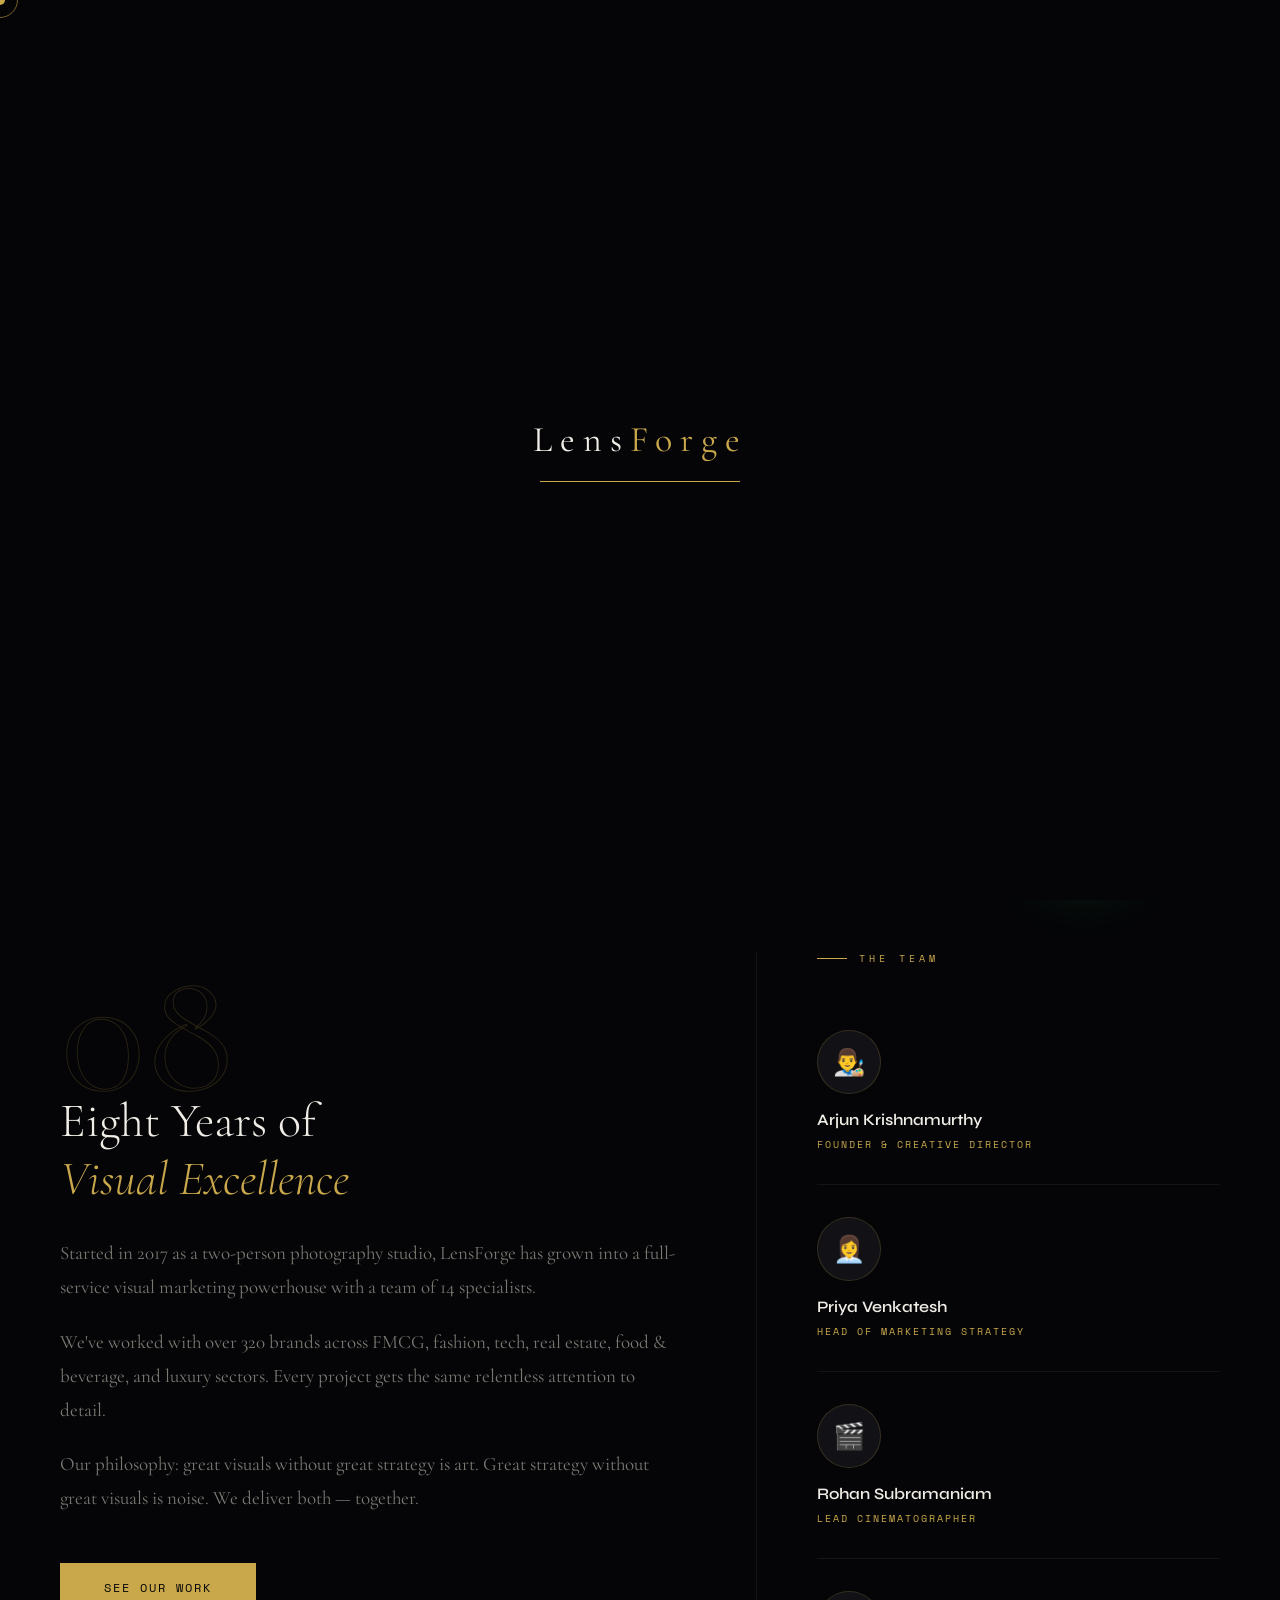
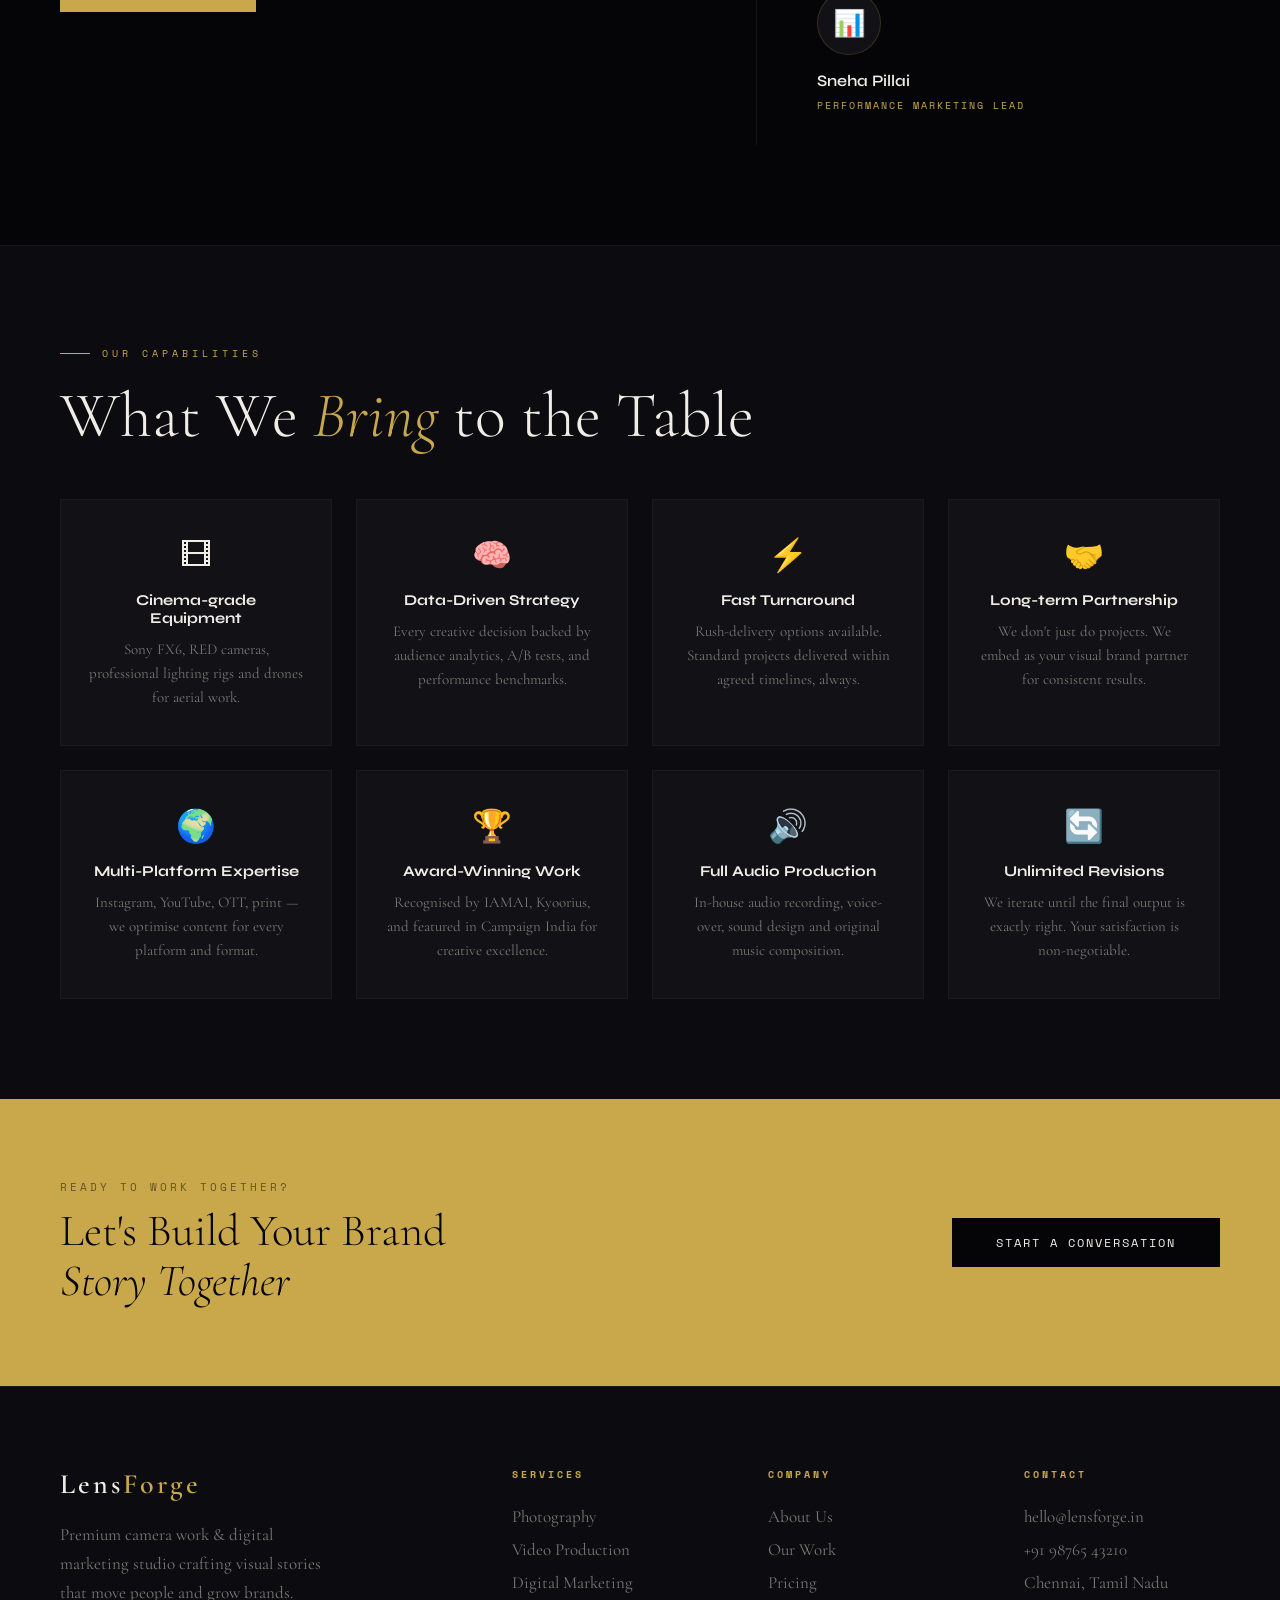
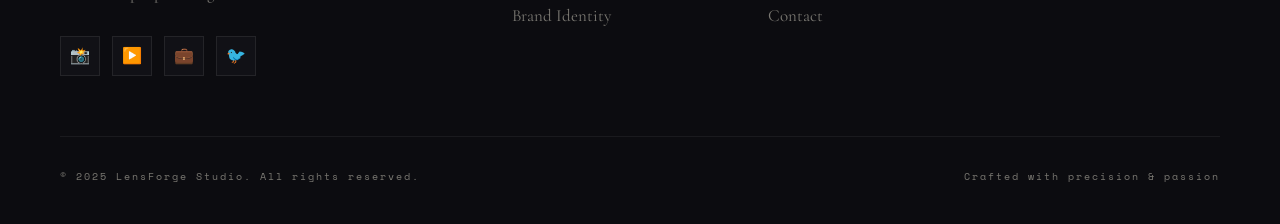
<file: about.html>
<!DOCTYPE html>
<html lang="en">
<head>
<meta charset="UTF-8">
<meta name="viewport" content="width=device-width, initial-scale=1.0">
<title>About Us — LensForge Studio</title>
<link rel="preconnect" href="https://fonts.googleapis.com">
<link href="https://fonts.googleapis.com/css2?family=Cormorant+Garamond:ital,wght@0,300;0,400;0,600;1,300;1,400&family=Syne:wght@400;600;700;800&family=Space+Mono:wght@400;700&display=swap" rel="stylesheet">
<link rel="stylesheet" href="shared.css">
<style>
/* ABOUT PAGE STYLES */
.about-hero { min-height: 70vh; display: flex; align-items: center; padding: 160px 60px 80px; border-bottom: 1px solid rgba(255,255,255,.06); background: var(--black); }
.about-hero-grid { display: grid; grid-template-columns: 1fr 1fr; gap: 80px; align-items: center; width: 100%; }
.about-hero-left h1 { font-family: 'Cormorant Garamond', serif; font-size: clamp(44px,6vw,84px); font-weight: 300; line-height: 1.0; }
.about-hero-left h1 em { font-style: italic; color: var(--gold); }
.about-hero-right p { font-family: 'Cormorant Garamond', serif; font-size: 21px; line-height: 1.8; color: var(--muted); }
.about-hero-right p + p { margin-top: 24px; }

/* STORY GRID */
.story-grid { display: grid; grid-template-columns: 1.2fr .8fr; gap: 0; padding: 100px 60px; border-bottom: 1px solid rgba(255,255,255,.06); }
.story-left { padding-right: 80px; }
.big-num { font-family: 'Cormorant Garamond', serif; font-size: 180px; font-weight: 300; line-height: .9; color: transparent; -webkit-text-stroke: 1px rgba(201,168,76,.18); margin-bottom: -20px; }
.story-left h2 { font-family: 'Cormorant Garamond', serif; font-size: 48px; font-weight: 300; margin-bottom: 28px; line-height: 1.2; }
.story-left h2 em { font-style: italic; color: var(--gold); }
.story-left p { font-family: 'Cormorant Garamond', serif; font-size: 19px; line-height: 1.8; color: var(--muted); margin-bottom: 20px; }
.story-right { border-left: 1px solid rgba(255,255,255,.06); padding-left: 60px; }
.team-card { padding: 32px 0; border-bottom: 1px solid rgba(255,255,255,.06); }
.team-card:last-child { border: none; }
.team-avatar { width: 64px; height: 64px; border-radius: 50%; background: var(--card); margin-bottom: 16px; display: flex; align-items: center; justify-content: center; font-size: 26px; border: 1px solid rgba(201,168,76,.2); }
.team-card h4 { font-family: 'Syne', sans-serif; font-size: 16px; font-weight: 600; margin-bottom: 4px; }
.team-card span { font-family: 'Space Mono', monospace; font-size: 10px; letter-spacing: 2px; color: var(--gold); text-transform: uppercase; }

/* SKILLS */
.skills-section { padding: 100px 60px; background: var(--dark); }
.skills-grid { display: grid; grid-template-columns: repeat(4,1fr); gap: 24px; margin-top: 48px; }
.skill-item { background: var(--card); padding: 36px 28px; border: 1px solid rgba(255,255,255,.04); text-align: center; transition: all .3s; }
.skill-item:hover { border-color: var(--gold-dim); transform: translateY(-4px); }
.skill-icon { font-size: 32px; margin-bottom: 16px; }
.skill-item h4 { font-family: 'Syne', sans-serif; font-size: 15px; margin-bottom: 10px; }
.skill-item p { font-family: 'Cormorant Garamond', serif; font-size: 15px; color: var(--muted); line-height: 1.6; }

/* NUMBERS */
.numbers-strip { display: grid; grid-template-columns: repeat(4,1fr); gap: 0; border-top: 1px solid rgba(255,255,255,.06); }
.num-box { padding: 60px 40px; text-align: center; border-right: 1px solid rgba(255,255,255,.06); }
.num-box:last-child { border: none; }
.num-box h3 { font-family: 'Cormorant Garamond', serif; font-size: 64px; font-weight: 300; color: var(--gold); }
.num-box p { font-family: 'Space Mono', monospace; font-size: 10px; letter-spacing: 3px; color: var(--muted); text-transform: uppercase; margin-top: 8px; }

@media(max-width:900px){
  .about-hero { padding: 140px 24px 60px; }
  .about-hero-grid { grid-template-columns: 1fr; gap: 40px; }
  .story-grid { grid-template-columns: 1fr; padding: 60px 24px; }
  .story-left { padding-right: 0; margin-bottom: 40px; }
  .story-right { border-left: none; border-top: 1px solid rgba(255,255,255,.06); padding-left: 0; padding-top: 40px; }
  .big-num { font-size: 100px; }
  .skills-section { padding: 80px 24px; }
  .skills-grid { grid-template-columns: repeat(2,1fr); }
  .numbers-strip { grid-template-columns: repeat(2,1fr); }
  .num-box { border-bottom: 1px solid rgba(255,255,255,.06); }
}
@media(max-width:480px){
  .skills-grid { grid-template-columns: 1fr; }
  .numbers-strip { grid-template-columns: 1fr; }
}
</style>
</head>
<body>

<!-- LOADER -->
<div class="loader" id="loader">
  <div class="loader-logo">Lens<span>Forge</span></div>
  <div class="loader-bar-wrap"><div class="loader-bar"></div></div>
</div>

<!-- CURSOR -->
<div class="cursor" id="cursor"></div>
<div class="cursor-follower" id="cursorFollower"></div>

<!-- WHATSAPP FLOAT -->
<a class="wa-float" href="https://wa.me/919876543210?text=Hi%20LensForge!%20I%20want%20to%20discuss%20a%20project." target="_blank" aria-label="Chat on WhatsApp">
  <div class="wa-circle">
    <div class="wa-pulse"></div>
    <svg viewBox="0 0 24 24" xmlns="http://www.w3.org/2000/svg"><path d="M17.472 14.382c-.297-.149-1.758-.867-2.03-.967-.273-.099-.471-.148-.67.15-.197.297-.767.966-.94 1.164-.173.199-.347.223-.644.075-.297-.15-1.255-.463-2.39-1.475-.883-.788-1.48-1.761-1.653-2.059-.173-.297-.018-.458.13-.606.134-.133.298-.347.446-.52.149-.174.198-.298.298-.497.099-.198.05-.371-.025-.52-.075-.149-.669-1.612-.916-2.207-.242-.579-.487-.5-.669-.51-.173-.008-.371-.01-.57-.01-.198 0-.52.074-.792.372-.272.297-1.04 1.016-1.04 2.479 0 1.462 1.065 2.875 1.213 3.074.149.198 2.096 3.2 5.077 4.487.709.306 1.262.489 1.694.625.712.227 1.36.195 1.871.118.571-.085 1.758-.719 2.006-1.413.248-.694.248-1.289.173-1.413-.074-.124-.272-.198-.57-.347m-5.421 7.403h-.004a9.87 9.87 0 01-5.031-1.378l-.361-.214-3.741.982.998-3.648-.235-.374a9.86 9.86 0 01-1.51-5.26c.001-5.45 4.436-9.884 9.888-9.884 2.64 0 5.122 1.03 6.988 2.898a9.825 9.825 0 012.893 6.994c-.003 5.45-4.437 9.884-9.885 9.884m8.413-18.297A11.815 11.815 0 0012.05 0C5.495 0 .16 5.335.157 11.892c0 2.096.547 4.142 1.588 5.945L.057 24l6.305-1.654a11.882 11.882 0 005.683 1.448h.005c6.554 0 11.89-5.335 11.893-11.893a11.821 11.821 0 00-3.48-8.413z"/></svg>
  </div>
  <div class="wa-label">Chat with us!</div>
</a>

<!-- NAV -->
<nav id="navbar">
  <a href="index.html" class="logo">Lens<span>Forge</span></a>
  <ul class="nav-links" id="navLinks">
    <li><a href="index.html">Home</a></li>
    <li><a href="about.html" class="active">About</a></li>
    <li><a href="pricing.html">Pricing</a></li>
    <li><a href="work.html">Work</a></li>
    <li><a href="contact.html">Contact</a></li>
  </ul>
  <a href="contact.html" class="nav-cta">Get a Quote</a>
  <button class="hamburger" id="hamburger" onclick="toggleMenu()" aria-label="Menu">
    <span></span><span></span><span></span>
  </button>
</nav>

<!-- HERO -->
<section class="about-hero">
  <div class="about-hero-grid">
    <div class="about-hero-left">
      <div class="section-tag">Our Story</div>
      <h1>We See the<br><em>World</em><br>Differently</h1>
    </div>
    <div class="about-hero-right">
      <p>LensForge was born from a simple obsession: that every brand has a story worth telling beautifully. We blend the precision of a camera with the strategy of a marketing firm.</p>
      <p>Based in Chennai, we serve clients across India — from bootstrapped startups to enterprise brands. Our work sits at the intersection of art and commerce.</p>
    </div>
  </div>
</section>

<!-- NUMBERS STRIP -->
<div class="numbers-strip">
  <div class="num-box reveal"><h3>320+</h3><p>Projects Completed</p></div>
  <div class="num-box reveal reveal-delay-1"><h3>8+</h3><p>Years of Excellence</p></div>
  <div class="num-box reveal reveal-delay-2"><h3>94%</h3><p>Client Retention Rate</p></div>
  <div class="num-box reveal reveal-delay-3"><h3>14</h3><p>Team Specialists</p></div>
</div>

<!-- STORY -->
<div class="story-grid">
  <div class="story-left reveal">
    <div class="big-num">08</div>
    <h2>Eight Years of<br><em>Visual Excellence</em></h2>
    <p>Started in 2017 as a two-person photography studio, LensForge has grown into a full-service visual marketing powerhouse with a team of 14 specialists.</p>
    <p>We've worked with over 320 brands across FMCG, fashion, tech, real estate, food & beverage, and luxury sectors. Every project gets the same relentless attention to detail.</p>
    <p>Our philosophy: great visuals without great strategy is art. Great strategy without great visuals is noise. We deliver both — together.</p>
    <br>
    <a href="work.html" class="btn-primary" style="margin-top:8px;">See Our Work</a>
  </div>
  <div class="story-right reveal reveal-delay-2">
    <div class="section-tag" style="margin-bottom:32px;">The Team</div>
    <div class="team-card">
      <div class="team-avatar">👨‍🎨</div>
      <h4>Arjun Krishnamurthy</h4>
      <span>Founder & Creative Director</span>
    </div>
    <div class="team-card">
      <div class="team-avatar">👩‍💼</div>
      <h4>Priya Venkatesh</h4>
      <span>Head of Marketing Strategy</span>
    </div>
    <div class="team-card">
      <div class="team-avatar">🎬</div>
      <h4>Rohan Subramaniam</h4>
      <span>Lead Cinematographer</span>
    </div>
    <div class="team-card">
      <div class="team-avatar">📊</div>
      <h4>Sneha Pillai</h4>
      <span>Performance Marketing Lead</span>
    </div>
  </div>
</div>

<!-- SKILLS -->
<div class="skills-section">
  <div class="section-tag reveal">Our Capabilities</div>
  <h2 class="section-title reveal reveal-delay-1">What We <em>Bring</em> to the Table</h2>
  <div class="skills-grid">
    <div class="skill-item reveal reveal-delay-1"><div class="skill-icon">🎞</div><h4>Cinema-grade Equipment</h4><p>Sony FX6, RED cameras, professional lighting rigs and drones for aerial work.</p></div>
    <div class="skill-item reveal reveal-delay-2"><div class="skill-icon">🧠</div><h4>Data-Driven Strategy</h4><p>Every creative decision backed by audience analytics, A/B tests, and performance benchmarks.</p></div>
    <div class="skill-item reveal reveal-delay-3"><div class="skill-icon">⚡</div><h4>Fast Turnaround</h4><p>Rush-delivery options available. Standard projects delivered within agreed timelines, always.</p></div>
    <div class="skill-item reveal reveal-delay-1"><div class="skill-icon">🤝</div><h4>Long-term Partnership</h4><p>We don't just do projects. We embed as your visual brand partner for consistent results.</p></div>
    <div class="skill-item reveal reveal-delay-2"><div class="skill-icon">🌍</div><h4>Multi-Platform Expertise</h4><p>Instagram, YouTube, OTT, print — we optimise content for every platform and format.</p></div>
    <div class="skill-item reveal reveal-delay-3"><div class="skill-icon">🏆</div><h4>Award-Winning Work</h4><p>Recognised by IAMAI, Kyoorius, and featured in Campaign India for creative excellence.</p></div>
    <div class="skill-item reveal reveal-delay-1"><div class="skill-icon">🔊</div><h4>Full Audio Production</h4><p>In-house audio recording, voice-over, sound design and original music composition.</p></div>
    <div class="skill-item reveal reveal-delay-2"><div class="skill-icon">🔄</div><h4>Unlimited Revisions</h4><p>We iterate until the final output is exactly right. Your satisfaction is non-negotiable.</p></div>
  </div>
</div>

<!-- CTA -->
<div class="cta-strip">
  <div>
    <p class="cta-strip-sub">Ready to work together?</p>
    <h2>Let's Build Your Brand<br><em>Story Together</em></h2>
  </div>
  <a href="contact.html" class="btn-primary" style="background:var(--black);color:var(--white);flex-shrink:0;">Start a Conversation</a>
</div>

<!-- FOOTER -->
<footer>
  <div class="footer-grid">
    <div class="footer-brand">
      <a href="index.html" class="logo">Lens<span>Forge</span></a>
      <p>Premium camera work & digital marketing studio crafting visual stories that move people and grow brands.</p>
      <div class="social-links">
        <a class="social-link">📸</a><a class="social-link">▶️</a><a class="social-link">💼</a><a class="social-link">🐦</a>
      </div>
    </div>
    <div class="footer-col"><h4>Services</h4><ul><li><a href="#">Photography</a></li><li><a href="#">Video Production</a></li><li><a href="#">Digital Marketing</a></li><li><a href="#">Brand Identity</a></li></ul></div>
    <div class="footer-col"><h4>Company</h4><ul><li><a href="about.html">About Us</a></li><li><a href="work.html">Our Work</a></li><li><a href="pricing.html">Pricing</a></li><li><a href="contact.html">Contact</a></li></ul></div>
    <div class="footer-col"><h4>Contact</h4><ul><li><a href="mailto:hello@lensforge.in">hello@lensforge.in</a></li><li><a href="tel:+919876543210">+91 98765 43210</a></li><li><a href="#">Chennai, Tamil Nadu</a></li></ul></div>
  </div>
  <div class="footer-bottom">
    <p>© 2025 LensForge Studio. All rights reserved.</p>
    <p>Crafted with precision & passion</p>
  </div>
</footer>

<script>
window.addEventListener('load',()=>{ setTimeout(()=>{ document.getElementById('loader').classList.add('gone'); initReveal(); },1800); });
window.addEventListener('scroll',()=>{ document.getElementById('navbar').classList.toggle('scrolled',window.scrollY>60); });
function toggleMenu(){ document.getElementById('navbar').classList.toggle('menu-open'); document.getElementById('hamburger').classList.toggle('open'); }
const cursor=document.getElementById('cursor'), follower=document.getElementById('cursorFollower');
let mx=0,my=0,fx=0,fy=0;
document.addEventListener('mousemove',e=>{mx=e.clientX;my=e.clientY;});
(function a(){cursor.style.left=mx+'px';cursor.style.top=my+'px';fx+=(mx-fx)*.12;fy+=(my-fy)*.12;follower.style.left=fx+'px';follower.style.top=fy+'px';requestAnimationFrame(a);})();
document.querySelectorAll('a,button,.skill-item,.team-card').forEach(el=>{el.addEventListener('mouseenter',()=>{cursor.classList.add('hover');follower.classList.add('hover');});el.addEventListener('mouseleave',()=>{cursor.classList.remove('hover');follower.classList.remove('hover');});});
function initReveal(){ const obs=new IntersectionObserver(entries=>{entries.forEach(e=>{if(e.isIntersecting)e.target.classList.add('visible');});},{threshold:.12}); document.querySelectorAll('.reveal').forEach(el=>{el.classList.remove('visible');obs.observe(el);}); }
initReveal();
</script>
</body>
</html>
</file>
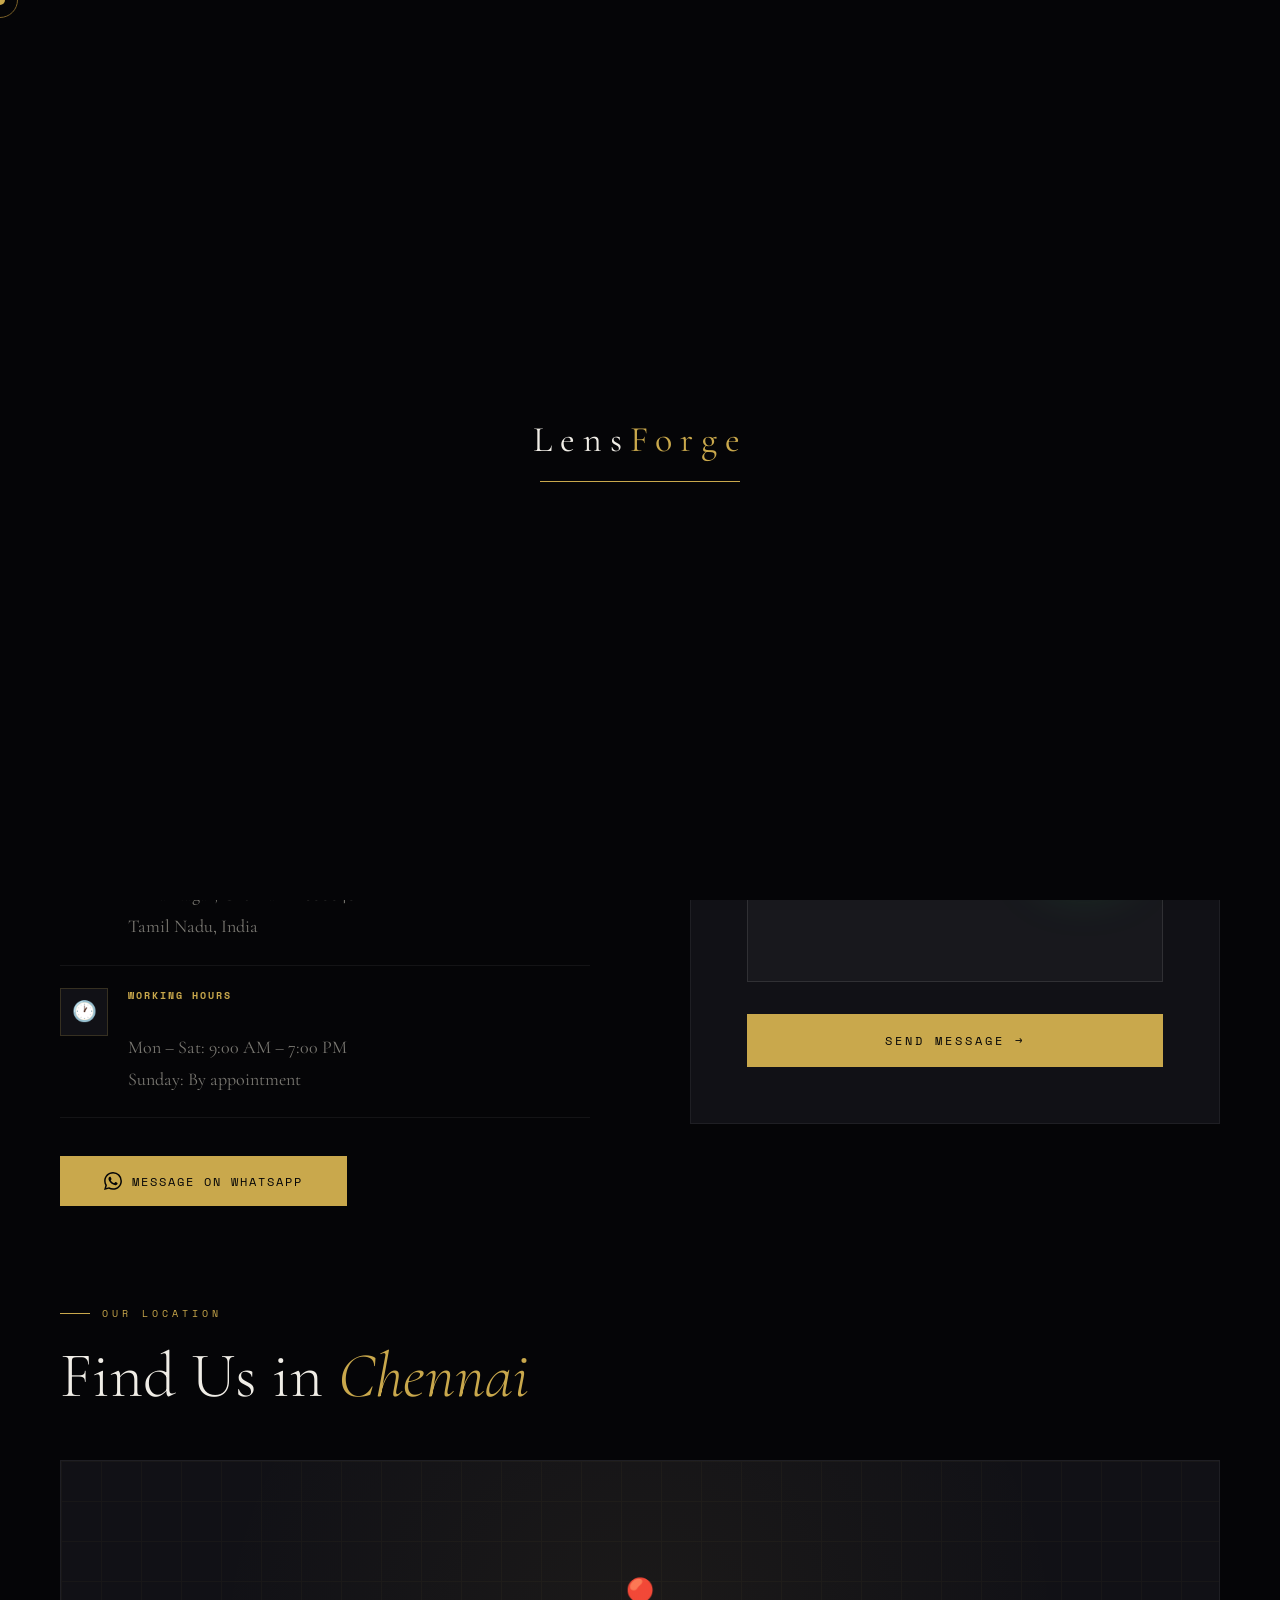
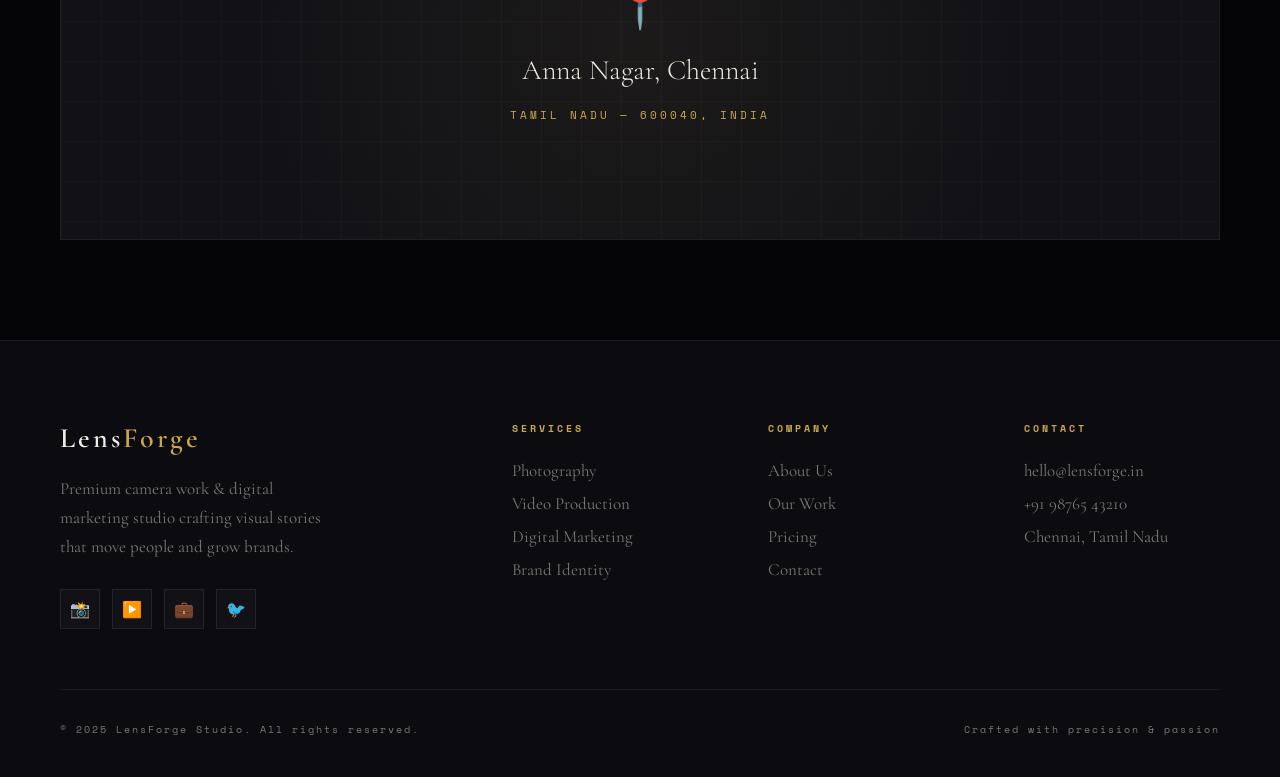
<file: contact.html>
<!DOCTYPE html>
<html lang="en">
<head>
<meta charset="UTF-8">
<meta name="viewport" content="width=device-width, initial-scale=1.0">
<title>Contact Us — LensForge Studio</title>
<link rel="preconnect" href="https://fonts.googleapis.com">
<link href="https://fonts.googleapis.com/css2?family=Cormorant+Garamond:ital,wght@0,300;0,400;0,600;1,300;1,400&family=Syne:wght@400;600;700;800&family=Space+Mono:wght@400;700&display=swap" rel="stylesheet">
<link rel="stylesheet" href="shared.css">
<style>
/* CONTACT PAGE */
.contact-wrapper { padding: 160px 60px 100px; display: grid; grid-template-columns: 1fr 1fr; gap: 100px; align-items: start; }
.contact-left h1 { font-family: 'Cormorant Garamond', serif; font-size: clamp(44px,5vw,78px); font-weight: 300; line-height: 1.0; }
.contact-left h1 em { font-style: italic; color: var(--gold); }
.contact-left p { font-family: 'Cormorant Garamond', serif; font-size: 20px; line-height: 1.8; color: var(--muted); margin-top: 28px; max-width: 480px; }
.contact-info { margin-top: 48px; }
.contact-info-item { display: flex; align-items: flex-start; gap: 20px; padding: 22px 0; border-bottom: 1px solid rgba(255,255,255,.06); }
.contact-info-item:first-child { border-top: 1px solid rgba(255,255,255,.06); }
.info-icon { width: 48px; height: 48px; background: var(--card); border: 1px solid rgba(201,168,76,.2); display: flex; align-items: center; justify-content: center; font-size: 20px; flex-shrink: 0; }
.contact-info-item h4 { font-family: 'Space Mono', monospace; font-size: 10px; letter-spacing: 2px; color: var(--gold); text-transform: uppercase; margin-bottom: 6px; }
.contact-info-item p { font-family: 'Cormorant Garamond', serif; font-size: 18px; color: var(--muted); }
.contact-info-item a { color: var(--muted); text-decoration: none; transition: color .3s; cursor: none; }
.contact-info-item a:hover { color: var(--gold); }

/* FORM */
.contact-form-wrap { background: var(--card); border: 1px solid rgba(255,255,255,.06); padding: 56px; position: sticky; top: 120px; }
.form-title { font-family: 'Space Mono', monospace; font-size: 10px; letter-spacing: 4px; color: var(--gold); text-transform: uppercase; margin-bottom: 40px; display: flex; align-items: center; gap: 12px; }
.form-title::before { content: ''; width: 30px; height: 1px; background: var(--gold); }
.form-group { margin-bottom: 28px; }
.form-label { display: block; font-family: 'Space Mono', monospace; font-size: 10px; letter-spacing: 2px; color: var(--gold); text-transform: uppercase; margin-bottom: 10px; }
.form-input, .form-textarea, .form-select { width: 100%; background: rgba(255,255,255,.03); border: 1px solid rgba(255,255,255,.1); color: var(--white); padding: 16px 20px; font-family: 'Cormorant Garamond', serif; font-size: 18px; transition: border .3s; outline: none; appearance: none; -webkit-appearance: none; }
.form-input::placeholder, .form-textarea::placeholder { color: var(--muted); }
.form-input:focus, .form-textarea:focus, .form-select:focus { border-color: var(--gold); background: rgba(201,168,76,.04); }
.form-textarea { height: 140px; resize: none; }
.form-row { display: grid; grid-template-columns: 1fr 1fr; gap: 20px; }
.form-select option { background: #111116; color: var(--white); }
.btn-submit { width: 100%; padding: 18px; background: var(--gold); color: var(--black); font-family: 'Space Mono', monospace; font-size: 12px; letter-spacing: 3px; text-transform: uppercase; border: none; cursor: none; transition: all .3s; }
.btn-submit:hover { background: var(--gold-light); transform: translateY(-2px); box-shadow: 0 16px 40px rgba(201,168,76,.3); }
.btn-submit:disabled { opacity: .7; transform: none; }

/* SUCCESS STATE */
.success-msg { display: none; text-align: center; padding: 40px 20px; }
.success-msg .check { font-size: 48px; margin-bottom: 16px; }
.success-msg h3 { font-family: 'Cormorant Garamond', serif; font-size: 32px; font-weight: 300; color: var(--gold); margin-bottom: 12px; }
.success-msg p { font-family: 'Cormorant Garamond', serif; font-size: 18px; color: var(--muted); line-height: 1.7; }

/* MAP PLACEHOLDER */
.map-section { padding: 0 60px 100px; }
.map-placeholder { height: 380px; background: var(--card); border: 1px solid rgba(255,255,255,.06); display: flex; align-items: center; justify-content: center; flex-direction: column; gap: 20px; position: relative; overflow: hidden; margin-top: 48px; }
.map-placeholder::before { content: ''; position: absolute; inset: 0; background: radial-gradient(circle at 50% 50%, rgba(201,168,76,.06) 0%, transparent 70%); }
.map-pin { font-size: 48px; animation: mapBounce 2s ease infinite; }
@keyframes mapBounce { 0%,100%{transform:translateY(0)} 50%{transform:translateY(-10px)} }
.map-placeholder h3 { font-family: 'Cormorant Garamond', serif; font-size: 28px; font-weight: 300; }
.map-placeholder p { font-family: 'Space Mono', monospace; font-size: 11px; letter-spacing: 3px; color: var(--gold); text-transform: uppercase; }
.map-grid-overlay { position: absolute; inset: 0; opacity: .04; background-image: linear-gradient(var(--gold) 1px, transparent 1px), linear-gradient(90deg, var(--gold) 1px, transparent 1px); background-size: 40px 40px; }

@media(max-width:900px){
  .contact-wrapper { padding: 140px 24px 60px; grid-template-columns: 1fr; gap: 48px; }
  .contact-form-wrap { padding: 32px 24px; position: static; }
  .form-row { grid-template-columns: 1fr; }
  .map-section { padding: 0 24px 60px; }
}
</style>
</head>
<body>

<!-- LOADER -->
<div class="loader" id="loader">
  <div class="loader-logo">Lens<span>Forge</span></div>
  <div class="loader-bar-wrap"><div class="loader-bar"></div></div>
</div>

<!-- CURSOR -->
<div class="cursor" id="cursor"></div>
<div class="cursor-follower" id="cursorFollower"></div>

<!-- WHATSAPP FLOAT -->
<a class="wa-float" href="https://wa.me/919876543210?text=Hi%20LensForge!%20I%20want%20to%20discuss%20a%20project." target="_blank" aria-label="Chat on WhatsApp">
  <div class="wa-circle">
    <div class="wa-pulse"></div>
    <svg viewBox="0 0 24 24" xmlns="http://www.w3.org/2000/svg"><path d="M17.472 14.382c-.297-.149-1.758-.867-2.03-.967-.273-.099-.471-.148-.67.15-.197.297-.767.966-.94 1.164-.173.199-.347.223-.644.075-.297-.15-1.255-.463-2.39-1.475-.883-.788-1.48-1.761-1.653-2.059-.173-.297-.018-.458.13-.606.134-.133.298-.347.446-.52.149-.174.198-.298.298-.497.099-.198.05-.371-.025-.52-.075-.149-.669-1.612-.916-2.207-.242-.579-.487-.5-.669-.51-.173-.008-.371-.01-.57-.01-.198 0-.52.074-.792.372-.272.297-1.04 1.016-1.04 2.479 0 1.462 1.065 2.875 1.213 3.074.149.198 2.096 3.2 5.077 4.487.709.306 1.262.489 1.694.625.712.227 1.36.195 1.871.118.571-.085 1.758-.719 2.006-1.413.248-.694.248-1.289.173-1.413-.074-.124-.272-.198-.57-.347m-5.421 7.403h-.004a9.87 9.87 0 01-5.031-1.378l-.361-.214-3.741.982.998-3.648-.235-.374a9.86 9.86 0 01-1.51-5.26c.001-5.45 4.436-9.884 9.888-9.884 2.64 0 5.122 1.03 6.988 2.898a9.825 9.825 0 012.893 6.994c-.003 5.45-4.437 9.884-9.885 9.884m8.413-18.297A11.815 11.815 0 0012.05 0C5.495 0 .16 5.335.157 11.892c0 2.096.547 4.142 1.588 5.945L.057 24l6.305-1.654a11.882 11.882 0 005.683 1.448h.005c6.554 0 11.89-5.335 11.893-11.893a11.821 11.821 0 00-3.48-8.413z"/></svg>
  </div>
  <div class="wa-label">Chat with us!</div>
</a>

<!-- NAV -->
<nav id="navbar">
  <a href="index.html" class="logo">Lens<span>Forge</span></a>
  <ul class="nav-links" id="navLinks">
    <li><a href="index.html">Home</a></li>
    <li><a href="about.html">About</a></li>
    <li><a href="pricing.html">Pricing</a></li>
    <li><a href="work.html">Work</a></li>
    <li><a href="contact.html" class="active">Contact</a></li>
  </ul>
  <a href="contact.html" class="nav-cta">Get a Quote</a>
  <button class="hamburger" id="hamburger" onclick="toggleMenu()" aria-label="Menu">
    <span></span><span></span><span></span>
  </button>
</nav>

<!-- CONTACT WRAPPER -->
<div class="contact-wrapper">
  <!-- LEFT INFO -->
  <div class="contact-left reveal">
    <div class="section-tag">Get in Touch</div>
    <h1>Let's Build<br>Something <em>Great</em><br>Together</h1>
    <p>Whether you have a brief, a vague idea, or just want to explore — we're happy to talk. Every great campaign starts with a conversation.</p>
    <div class="contact-info">
      <div class="contact-info-item">
        <div class="info-icon">📧</div>
        <div><h4>Email Us</h4><p><a href="mailto:hello@lensforge.in">hello@lensforge.in</a></p></div>
      </div>
      <div class="contact-info-item">
        <div class="info-icon">📞</div>
        <div><h4>Call / WhatsApp</h4><p><a href="tel:+919876543210">+91 98765 43210</a></p></div>
      </div>
      <div class="contact-info-item">
        <div class="info-icon">📍</div>
        <div><h4>Visit Us</h4><p>Anna Nagar, Chennai — 600040<br>Tamil Nadu, India</p></div>
      </div>
      <div class="contact-info-item">
        <div class="info-icon">🕐</div>
        <div><h4>Working Hours</h4><p>Mon – Sat: 9:00 AM – 7:00 PM<br>Sunday: By appointment</p></div>
      </div>
    </div>
    <br><br>
    <a class="btn-primary" href="https://wa.me/919876543210?text=Hi!%20I%20want%20to%20discuss%20a%20project%20with%20LensForge." target="_blank" style="display:inline-flex;align-items:center;gap:10px;">
      <svg viewBox="0 0 24 24" style="width:18px;height:18px;fill:var(--black);"><path d="M17.472 14.382c-.297-.149-1.758-.867-2.03-.967-.273-.099-.471-.148-.67.15-.197.297-.767.966-.94 1.164-.173.199-.347.223-.644.075-.297-.15-1.255-.463-2.39-1.475-.883-.788-1.48-1.761-1.653-2.059-.173-.297-.018-.458.13-.606.134-.133.298-.347.446-.52.149-.174.198-.298.298-.497.099-.198.05-.371-.025-.52-.075-.149-.669-1.612-.916-2.207-.242-.579-.487-.5-.669-.51-.173-.008-.371-.01-.57-.01-.198 0-.52.074-.792.372-.272.297-1.04 1.016-1.04 2.479 0 1.462 1.065 2.875 1.213 3.074.149.198 2.096 3.2 5.077 4.487.709.306 1.262.489 1.694.625.712.227 1.36.195 1.871.118.571-.085 1.758-.719 2.006-1.413.248-.694.248-1.289.173-1.413-.074-.124-.272-.198-.57-.347m-5.421 7.403h-.004a9.87 9.87 0 01-5.031-1.378l-.361-.214-3.741.982.998-3.648-.235-.374a9.86 9.86 0 01-1.51-5.26c.001-5.45 4.436-9.884 9.888-9.884 2.64 0 5.122 1.03 6.988 2.898a9.825 9.825 0 012.893 6.994c-.003 5.45-4.437 9.884-9.885 9.884m8.413-18.297A11.815 11.815 0 0012.05 0C5.495 0 .16 5.335.157 11.892c0 2.096.547 4.142 1.588 5.945L.057 24l6.305-1.654a11.882 11.882 0 005.683 1.448h.005c6.554 0 11.89-5.335 11.893-11.893a11.821 11.821 0 00-3.48-8.413z"/></svg>
      Message on WhatsApp
    </a>
  </div>

  <!-- RIGHT FORM -->
  <div class="contact-form-wrap reveal reveal-delay-2">
    <div class="form-title">Send a Message</div>
    <div id="formContent">
      <div class="form-row">
        <div class="form-group">
          <label class="form-label">First Name</label>
          <input type="text" class="form-input" placeholder="Arjun" id="firstName">
        </div>
        <div class="form-group">
          <label class="form-label">Last Name</label>
          <input type="text" class="form-input" placeholder="Kumar" id="lastName">
        </div>
      </div>
      <div class="form-group">
        <label class="form-label">Email</label>
        <input type="email" class="form-input" placeholder="arjun@example.com" id="email">
      </div>
      <div class="form-group">
        <label class="form-label">Phone / WhatsApp</label>
        <input type="tel" class="form-input" placeholder="+91 98765 43210" id="phone">
      </div>
      <div class="form-group">
        <label class="form-label">Service Needed</label>
        <select class="form-select form-input" id="service">
          <option value="">Select a service...</option>
          <option>Commercial Photography</option>
          <option>Video Production</option>
          <option>Digital Marketing</option>
          <option>Brand Identity</option>
          <option>Social Media Management</option>
          <option>Full Campaign Package</option>
        </select>
      </div>
      <div class="form-group">
        <label class="form-label">Budget Range</label>
        <select class="form-select form-input" id="budget">
          <option value="">Select budget...</option>
          <option>Under ₹25,000</option>
          <option>₹25,000 – ₹75,000</option>
          <option>₹75,000 – ₹2,00,000</option>
          <option>₹2,00,000+</option>
        </select>
      </div>
      <div class="form-group">
        <label class="form-label">Tell Us About Your Project</label>
        <textarea class="form-textarea" placeholder="Describe your brand, goals, and what you're looking to create..." id="message"></textarea>
      </div>
      <button class="btn-submit" id="submitBtn" onclick="handleSubmit()">Send Message →</button>
    </div>
    <div class="success-msg" id="successMsg">
      <div class="check">✅</div>
      <h3>Message Sent!</h3>
      <p>Thank you for reaching out. We'll review your project details and get back to you within 24 hours.</p>
      <br>
      <a href="https://wa.me/919876543210" target="_blank" class="btn-outline" style="display:inline-block;margin-top:12px;">Or chat on WhatsApp now →</a>
    </div>
  </div>
</div>

<!-- MAP PLACEHOLDER -->
<section class="map-section">
  <div class="section-tag reveal">Our Location</div>
  <h2 class="section-title reveal reveal-delay-1">Find Us in <em>Chennai</em></h2>
  <div class="map-placeholder reveal reveal-delay-2">
    <div class="map-grid-overlay"></div>
    <div class="map-pin">📍</div>
    <h3>Anna Nagar, Chennai</h3>
    <p>Tamil Nadu — 600040, India</p>
  </div>
</section>

<!-- FOOTER -->
<footer>
  <div class="footer-grid">
    <div class="footer-brand">
      <a href="index.html" class="logo">Lens<span>Forge</span></a>
      <p>Premium camera work & digital marketing studio crafting visual stories that move people and grow brands.</p>
      <div class="social-links"><a class="social-link">📸</a><a class="social-link">▶️</a><a class="social-link">💼</a><a class="social-link">🐦</a></div>
    </div>
    <div class="footer-col"><h4>Services</h4><ul><li><a href="#">Photography</a></li><li><a href="#">Video Production</a></li><li><a href="#">Digital Marketing</a></li><li><a href="#">Brand Identity</a></li></ul></div>
    <div class="footer-col"><h4>Company</h4><ul><li><a href="about.html">About Us</a></li><li><a href="work.html">Our Work</a></li><li><a href="pricing.html">Pricing</a></li><li><a href="contact.html">Contact</a></li></ul></div>
    <div class="footer-col"><h4>Contact</h4><ul><li><a href="mailto:hello@lensforge.in">hello@lensforge.in</a></li><li><a href="tel:+919876543210">+91 98765 43210</a></li><li><a href="#">Chennai, Tamil Nadu</a></li></ul></div>
  </div>
  <div class="footer-bottom"><p>© 2025 LensForge Studio. All rights reserved.</p><p>Crafted with precision & passion</p></div>
</footer>

<script>
window.addEventListener('load',()=>{setTimeout(()=>{document.getElementById('loader').classList.add('gone');initReveal();},1800);});
window.addEventListener('scroll',()=>{document.getElementById('navbar').classList.toggle('scrolled',window.scrollY>60);});
function toggleMenu(){document.getElementById('navbar').classList.toggle('menu-open');document.getElementById('hamburger').classList.toggle('open');}
const cursor=document.getElementById('cursor'),follower=document.getElementById('cursorFollower');
let mx=0,my=0,fx=0,fy=0;
document.addEventListener('mousemove',e=>{mx=e.clientX;my=e.clientY;});
(function a(){cursor.style.left=mx+'px';cursor.style.top=my+'px';fx+=(mx-fx)*.12;fy+=(my-fy)*.12;follower.style.left=fx+'px';follower.style.top=fy+'px';requestAnimationFrame(a);})();
document.querySelectorAll('a,button,input,textarea,select').forEach(el=>{el.addEventListener('mouseenter',()=>{cursor.classList.add('hover');follower.classList.add('hover');});el.addEventListener('mouseleave',()=>{cursor.classList.remove('hover');follower.classList.remove('hover');});});
function handleSubmit(){
  const btn=document.getElementById('submitBtn');
  btn.textContent='Sending...'; btn.disabled=true;
  setTimeout(()=>{
    document.getElementById('formContent').style.display='none';
    document.getElementById('successMsg').style.display='block';
  },1500);
}
function initReveal(){const obs=new IntersectionObserver(e=>{e.forEach(e=>{if(e.isIntersecting)e.target.classList.add('visible');});},{threshold:.1});document.querySelectorAll('.reveal').forEach(el=>{el.classList.remove('visible');obs.observe(el);});}
initReveal();
</script>
</body>
</html>
</file>
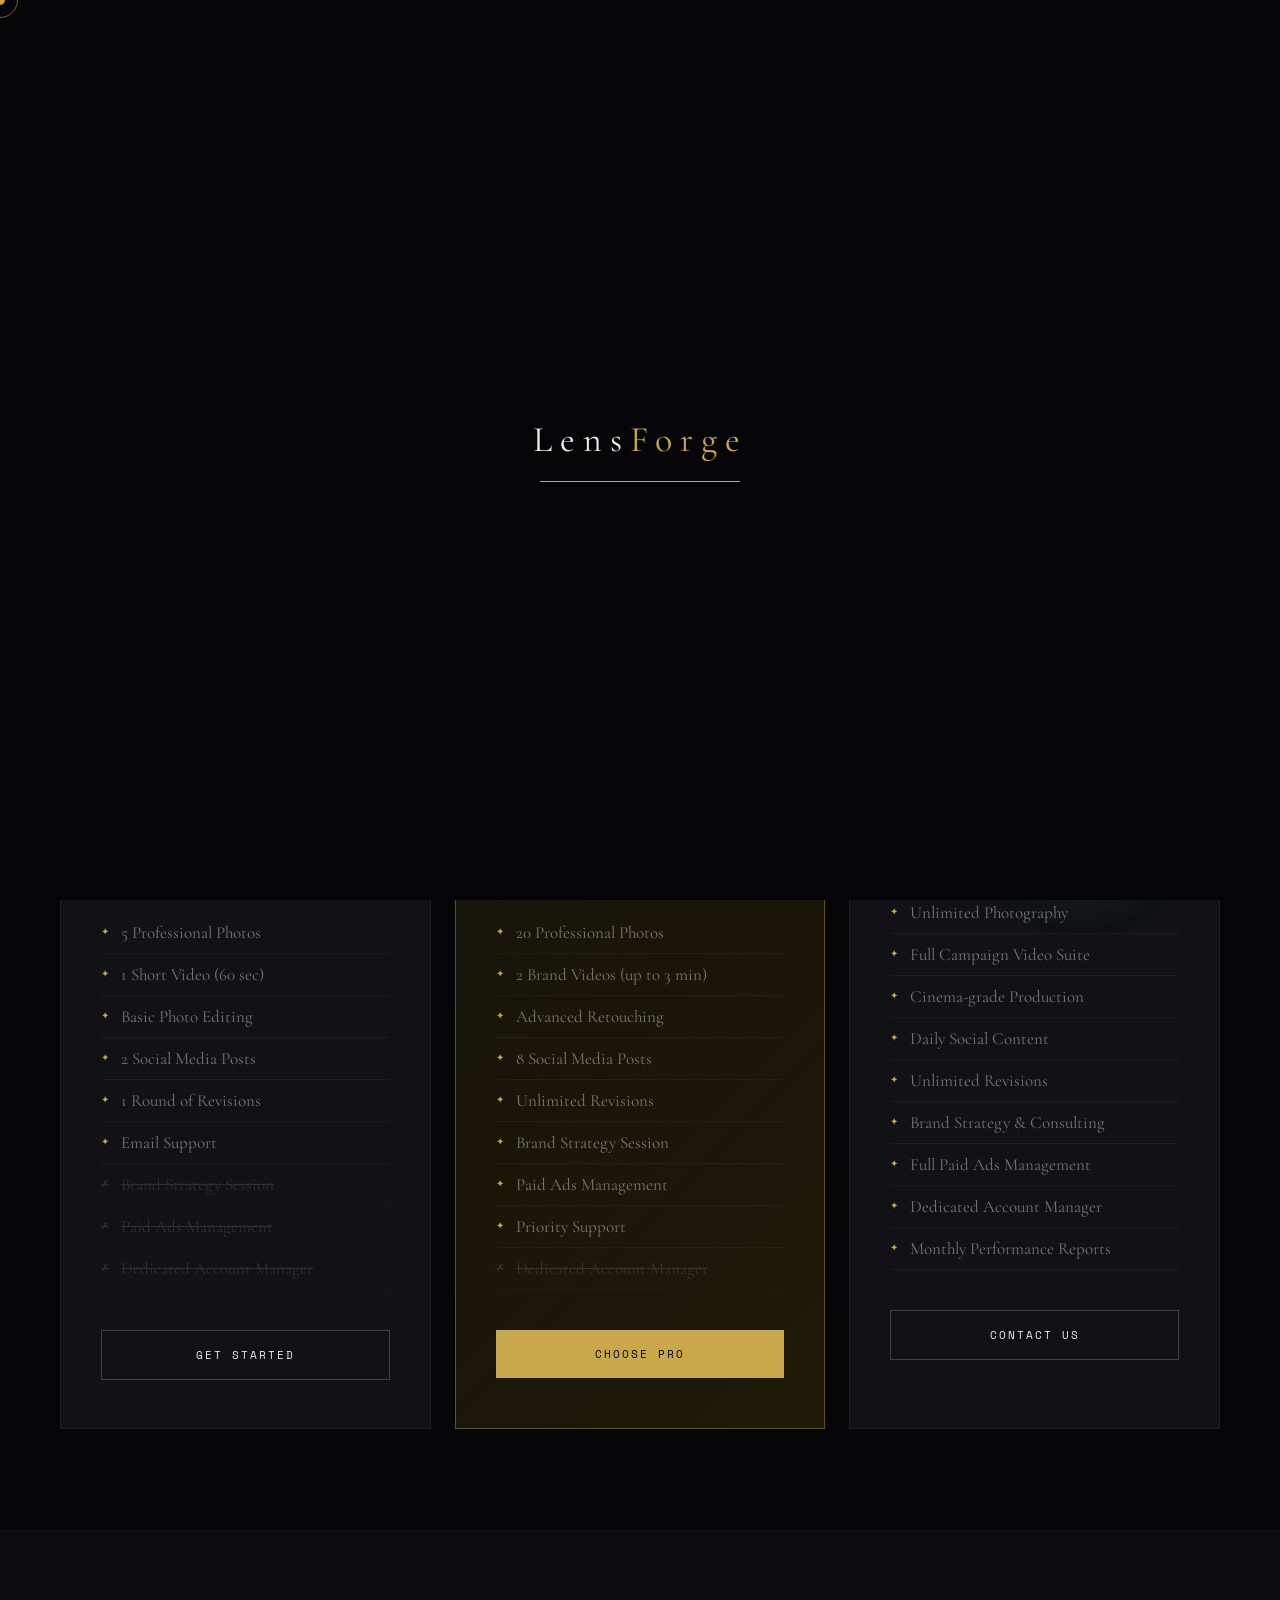
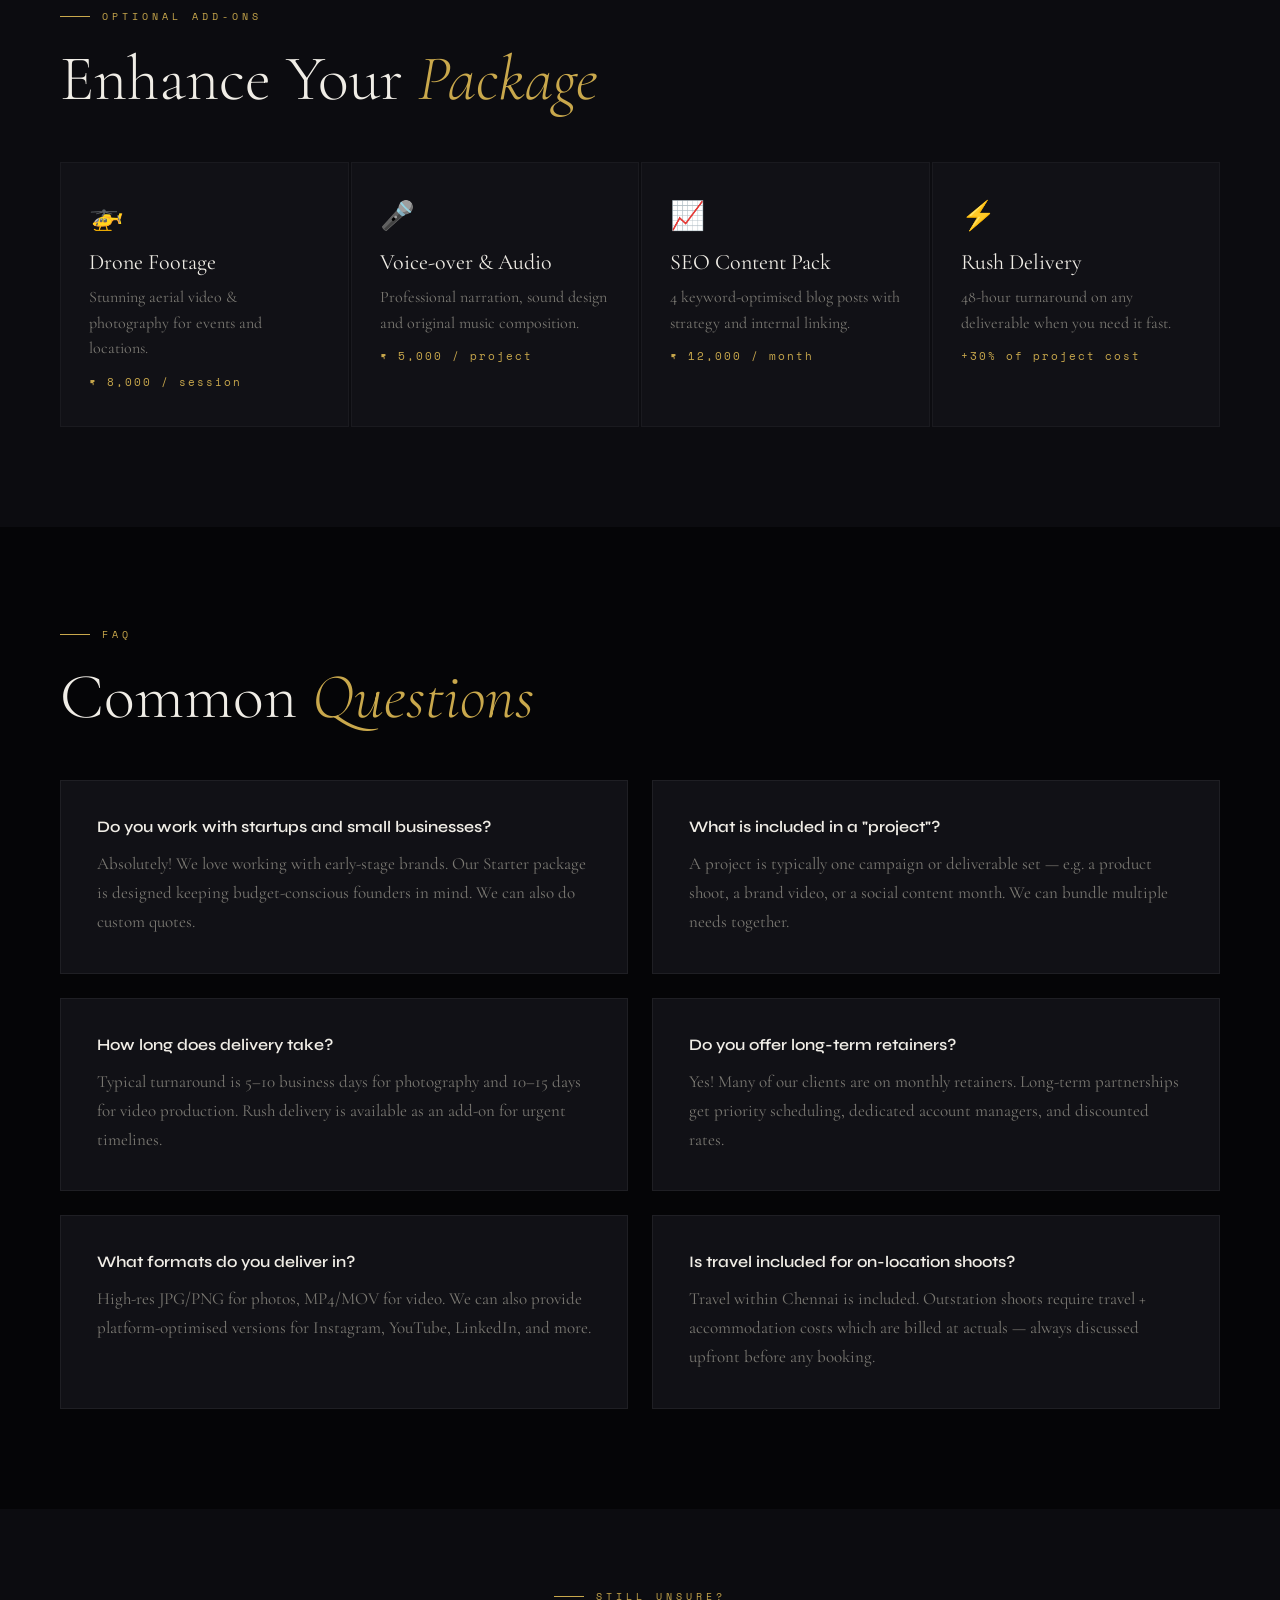
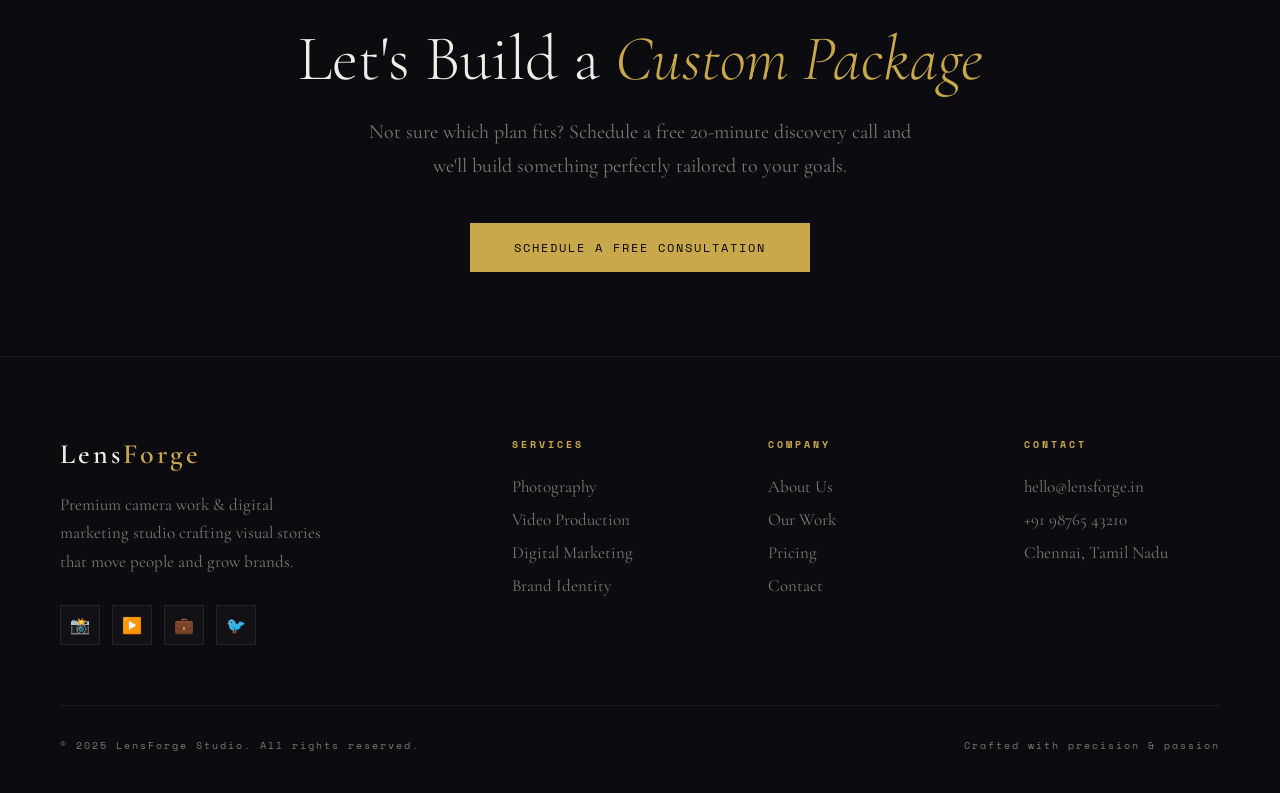
<file: pricing.html>
<!DOCTYPE html>
<html lang="en">
<head>
<meta charset="UTF-8">
<meta name="viewport" content="width=device-width, initial-scale=1.0">
<title>Pricing — LensForge Studio</title>
<link rel="preconnect" href="https://fonts.googleapis.com">
<link href="https://fonts.googleapis.com/css2?family=Cormorant+Garamond:ital,wght@0,300;0,400;0,600;1,300;1,400&family=Syne:wght@400;600;700;800&family=Space+Mono:wght@400;700&display=swap" rel="stylesheet">
<link rel="stylesheet" href="shared.css">
<style>
/* PRICING PAGE */
.pricing-hero { padding: 160px 60px 60px; text-align: center; }
.pricing-hero h1 { font-family: 'Cormorant Garamond', serif; font-size: clamp(48px,7vw,92px); font-weight: 300; line-height: 1.0; }
.pricing-hero h1 em { font-style: italic; color: var(--gold); }
.pricing-hero p { font-family: 'Cormorant Garamond', serif; font-size: 21px; color: var(--muted); margin-top: 20px; max-width: 520px; margin-left: auto; margin-right: auto; line-height: 1.7; }
.toggle-wrap { display: flex; align-items: center; gap: 20px; justify-content: center; margin-top: 44px; }
.toggle-label { font-family: 'Space Mono', monospace; font-size: 12px; letter-spacing: 2px; color: var(--muted); text-transform: uppercase; transition: color .3s; }
.toggle-label.active { color: var(--gold); }
.toggle { width: 56px; height: 28px; background: var(--card); border: 1px solid rgba(201,168,76,.3); border-radius: 14px; position: relative; cursor: none; transition: all .3s; }
.toggle::after { content: ''; position: absolute; top: 3px; left: 3px; width: 20px; height: 20px; background: var(--gold); border-radius: 50%; transition: transform .3s; }
.toggle.yearly::after { transform: translateX(28px); }

.pricing-grid { display: grid; grid-template-columns: repeat(3,1fr); gap: 24px; padding: 60px 60px 100px; max-width: 1300px; margin: 0 auto; }
.price-card { background: var(--card); border: 1px solid rgba(255,255,255,.06); padding: 48px 40px; position: relative; overflow: hidden; transition: all .4s; }
.price-card:hover { transform: translateY(-8px); border-color: var(--gold-dim); }
.price-card.featured { background: linear-gradient(135deg,#15130a,#1e1a08); border: 1px solid rgba(201,168,76,.4); }
.price-card.featured::before { content: 'MOST POPULAR'; position: absolute; top: 22px; right: -28px; background: var(--gold); color: var(--black); font-family: 'Space Mono', monospace; font-size: 9px; letter-spacing: 2px; padding: 6px 42px; transform: rotate(45deg); }
.price-plan { font-family: 'Space Mono', monospace; font-size: 11px; letter-spacing: 3px; color: var(--gold); text-transform: uppercase; margin-bottom: 24px; }
.price-amount { font-family: 'Cormorant Garamond', serif; font-size: 72px; font-weight: 300; line-height: 1; margin-bottom: 8px; display: flex; align-items: flex-start; }
.price-amount .sym { font-size: 24px; margin-top: 12px; margin-right: 4px; }
.price-period { font-family: 'Space Mono', monospace; font-size: 11px; color: var(--muted); margin-bottom: 36px; letter-spacing: 1px; }
.price-divider { height: 1px; background: rgba(255,255,255,.08); margin-bottom: 32px; }
.price-features { list-style: none; margin-bottom: 40px; }
.price-features li { font-family: 'Cormorant Garamond', serif; font-size: 17px; color: var(--muted); padding: 10px 0; border-bottom: 1px solid rgba(255,255,255,.04); display: flex; align-items: center; gap: 12px; }
.price-features li::before { content: '✦'; color: var(--gold); font-size: 10px; flex-shrink: 0; }
.price-features li.off { opacity: .3; text-decoration: line-through; }
.price-features li.off::before { content: '✗'; color: var(--muted); }
.btn-price { width: 100%; padding: 16px; font-family: 'Space Mono', monospace; font-size: 11px; letter-spacing: 2px; text-transform: uppercase; cursor: none; transition: all .3s; border: none; text-decoration: none; display: block; text-align: center; }
.btn-price-outline { background: transparent; color: var(--white); border: 1px solid rgba(255,255,255,.2); }
.btn-price-outline:hover { border-color: var(--gold); color: var(--gold); }
.btn-price-gold { background: var(--gold); color: var(--black); }
.btn-price-gold:hover { background: var(--gold-light); transform: translateY(-2px); box-shadow: 0 12px 32px rgba(201,168,76,.3); }

/* ADD-ONS */
.addons-section { padding: 80px 60px 100px; background: var(--dark); }
.addons-grid { display: grid; grid-template-columns: repeat(4,1fr); gap: 2px; margin-top: 48px; }
.addon-card { background: var(--card); padding: 36px 28px; border: 1px solid rgba(255,255,255,.04); transition: all .3s; }
.addon-card:hover { transform: translateY(-4px); border-color: var(--gold-dim); }
.addon-icon { font-size: 28px; margin-bottom: 16px; }
.addon-card h3 { font-family: 'Cormorant Garamond', serif; font-size: 22px; font-weight: 400; margin-bottom: 10px; }
.addon-card p { font-family: 'Cormorant Garamond', serif; font-size: 16px; color: var(--muted); line-height: 1.6; }
.addon-card .addon-price { font-family: 'Space Mono', monospace; font-size: 11px; color: var(--gold); letter-spacing: 2px; margin-top: 12px; }

/* FAQ */
.faq-section { padding: 100px 60px; }
.faq-grid { display: grid; grid-template-columns: 1fr 1fr; gap: 24px; margin-top: 48px; }
.faq-item { background: var(--card); border: 1px solid rgba(255,255,255,.06); padding: 36px; cursor: none; transition: all .3s; }
.faq-item:hover { border-color: var(--gold-dim); }
.faq-item h4 { font-family: 'Syne', sans-serif; font-size: 16px; font-weight: 600; margin-bottom: 14px; color: var(--white); }
.faq-item p { font-family: 'Cormorant Garamond', serif; font-size: 17px; color: var(--muted); line-height: 1.7; }

@media(max-width:900px){
  .pricing-hero { padding: 140px 24px 60px; }
  .pricing-grid { grid-template-columns: 1fr; padding: 40px 24px 80px; }
  .addons-section { padding: 60px 24px; }
  .addons-grid { grid-template-columns: repeat(2,1fr); }
  .faq-section { padding: 60px 24px; }
  .faq-grid { grid-template-columns: 1fr; }
}
@media(max-width:480px){
  .addons-grid { grid-template-columns: 1fr; }
}
</style>
</head>
<body>

<!-- LOADER -->
<div class="loader" id="loader">
  <div class="loader-logo">Lens<span>Forge</span></div>
  <div class="loader-bar-wrap"><div class="loader-bar"></div></div>
</div>

<!-- CURSOR -->
<div class="cursor" id="cursor"></div>
<div class="cursor-follower" id="cursorFollower"></div>

<!-- WHATSAPP FLOAT -->
<a class="wa-float" href="https://wa.me/919876543210?text=Hi%20LensForge!%20I%20want%20to%20discuss%20a%20project." target="_blank" aria-label="Chat on WhatsApp">
  <div class="wa-circle">
    <div class="wa-pulse"></div>
    <svg viewBox="0 0 24 24" xmlns="http://www.w3.org/2000/svg"><path d="M17.472 14.382c-.297-.149-1.758-.867-2.03-.967-.273-.099-.471-.148-.67.15-.197.297-.767.966-.94 1.164-.173.199-.347.223-.644.075-.297-.15-1.255-.463-2.39-1.475-.883-.788-1.48-1.761-1.653-2.059-.173-.297-.018-.458.13-.606.134-.133.298-.347.446-.52.149-.174.198-.298.298-.497.099-.198.05-.371-.025-.52-.075-.149-.669-1.612-.916-2.207-.242-.579-.487-.5-.669-.51-.173-.008-.371-.01-.57-.01-.198 0-.52.074-.792.372-.272.297-1.04 1.016-1.04 2.479 0 1.462 1.065 2.875 1.213 3.074.149.198 2.096 3.2 5.077 4.487.709.306 1.262.489 1.694.625.712.227 1.36.195 1.871.118.571-.085 1.758-.719 2.006-1.413.248-.694.248-1.289.173-1.413-.074-.124-.272-.198-.57-.347m-5.421 7.403h-.004a9.87 9.87 0 01-5.031-1.378l-.361-.214-3.741.982.998-3.648-.235-.374a9.86 9.86 0 01-1.51-5.26c.001-5.45 4.436-9.884 9.888-9.884 2.64 0 5.122 1.03 6.988 2.898a9.825 9.825 0 012.893 6.994c-.003 5.45-4.437 9.884-9.885 9.884m8.413-18.297A11.815 11.815 0 0012.05 0C5.495 0 .16 5.335.157 11.892c0 2.096.547 4.142 1.588 5.945L.057 24l6.305-1.654a11.882 11.882 0 005.683 1.448h.005c6.554 0 11.89-5.335 11.893-11.893a11.821 11.821 0 00-3.48-8.413z"/></svg>
  </div>
  <div class="wa-label">Chat with us!</div>
</a>

<!-- NAV -->
<nav id="navbar">
  <a href="index.html" class="logo">Lens<span>Forge</span></a>
  <ul class="nav-links" id="navLinks">
    <li><a href="index.html">Home</a></li>
    <li><a href="about.html">About</a></li>
    <li><a href="pricing.html" class="active">Pricing</a></li>
    <li><a href="work.html">Work</a></li>
    <li><a href="contact.html">Contact</a></li>
  </ul>
  <a href="contact.html" class="nav-cta">Get a Quote</a>
  <button class="hamburger" id="hamburger" onclick="toggleMenu()" aria-label="Menu">
    <span></span><span></span><span></span>
  </button>
</nav>

<!-- HERO -->
<section class="pricing-hero">
  <div class="section-tag" style="justify-content:center;">Transparent Pricing</div>
  <h1>Invest in <em>Visual</em><br>Excellence</h1>
  <p>No hidden fees. No surprises. Just exceptional work at fair prices that grow your brand.</p>
  <div class="toggle-wrap">
    <span class="toggle-label active" id="monthlyLabel">Monthly</span>
    <div class="toggle" id="billingToggle" onclick="toggleBilling()"></div>
    <span class="toggle-label" id="yearlyLabel">Yearly &nbsp;<span style="color:var(--gold);font-size:10px;">(Save 20%)</span></span>
  </div>
</section>

<!-- PRICING GRID -->
<div class="pricing-grid">
  <!-- STARTER -->
  <div class="price-card reveal">
    <div class="price-plan">Starter</div>
    <div class="price-amount"><span class="sym">₹</span><span id="p1">15,000</span></div>
    <div class="price-period">per project / month</div>
    <div class="price-divider"></div>
    <ul class="price-features">
      <li>5 Professional Photos</li>
      <li>1 Short Video (60 sec)</li>
      <li>Basic Photo Editing</li>
      <li>2 Social Media Posts</li>
      <li>1 Round of Revisions</li>
      <li>Email Support</li>
      <li class="off">Brand Strategy Session</li>
      <li class="off">Paid Ads Management</li>
      <li class="off">Dedicated Account Manager</li>
    </ul>
    <a href="contact.html" class="btn-price btn-price-outline">Get Started</a>
  </div>
  <!-- PROFESSIONAL -->
  <div class="price-card featured reveal reveal-delay-1">
    <div class="price-plan">Professional</div>
    <div class="price-amount"><span class="sym">₹</span><span id="p2">45,000</span></div>
    <div class="price-period">per project / month</div>
    <div class="price-divider"></div>
    <ul class="price-features">
      <li>20 Professional Photos</li>
      <li>2 Brand Videos (up to 3 min)</li>
      <li>Advanced Retouching</li>
      <li>8 Social Media Posts</li>
      <li>Unlimited Revisions</li>
      <li>Brand Strategy Session</li>
      <li>Paid Ads Management</li>
      <li>Priority Support</li>
      <li class="off">Dedicated Account Manager</li>
    </ul>
    <a href="contact.html" class="btn-price btn-price-gold">Choose Pro</a>
  </div>
  <!-- ENTERPRISE -->
  <div class="price-card reveal reveal-delay-2">
    <div class="price-plan">Enterprise</div>
    <div class="price-amount" style="font-size:44px;align-items:center;padding-top:8px;">Custom</div>
    <div class="price-period">tailored to your goals</div>
    <div class="price-divider"></div>
    <ul class="price-features">
      <li>Unlimited Photography</li>
      <li>Full Campaign Video Suite</li>
      <li>Cinema-grade Production</li>
      <li>Daily Social Content</li>
      <li>Unlimited Revisions</li>
      <li>Brand Strategy & Consulting</li>
      <li>Full Paid Ads Management</li>
      <li>Dedicated Account Manager</li>
      <li>Monthly Performance Reports</li>
    </ul>
    <a href="contact.html" class="btn-price btn-price-outline">Contact Us</a>
  </div>
</div>

<!-- ADD-ONS -->
<section class="addons-section">
  <div class="section-tag reveal">Optional Add-ons</div>
  <h2 class="section-title reveal reveal-delay-1">Enhance Your <em>Package</em></h2>
  <div class="addons-grid">
    <div class="addon-card reveal reveal-delay-1">
      <div class="addon-icon">🚁</div>
      <h3>Drone Footage</h3>
      <p>Stunning aerial video & photography for events and locations.</p>
      <div class="addon-price">₹ 8,000 / session</div>
    </div>
    <div class="addon-card reveal reveal-delay-2">
      <div class="addon-icon">🎤</div>
      <h3>Voice-over & Audio</h3>
      <p>Professional narration, sound design and original music composition.</p>
      <div class="addon-price">₹ 5,000 / project</div>
    </div>
    <div class="addon-card reveal reveal-delay-3">
      <div class="addon-icon">📈</div>
      <h3>SEO Content Pack</h3>
      <p>4 keyword-optimised blog posts with strategy and internal linking.</p>
      <div class="addon-price">₹ 12,000 / month</div>
    </div>
    <div class="addon-card reveal reveal-delay-1">
      <div class="addon-icon">⚡</div>
      <h3>Rush Delivery</h3>
      <p>48-hour turnaround on any deliverable when you need it fast.</p>
      <div class="addon-price">+30% of project cost</div>
    </div>
  </div>
</section>

<!-- FAQ -->
<section class="faq-section">
  <div class="section-tag reveal">FAQ</div>
  <h2 class="section-title reveal reveal-delay-1">Common <em>Questions</em></h2>
  <div class="faq-grid">
    <div class="faq-item reveal reveal-delay-1">
      <h4>Do you work with startups and small businesses?</h4>
      <p>Absolutely! We love working with early-stage brands. Our Starter package is designed keeping budget-conscious founders in mind. We can also do custom quotes.</p>
    </div>
    <div class="faq-item reveal reveal-delay-2">
      <h4>What is included in a "project"?</h4>
      <p>A project is typically one campaign or deliverable set — e.g. a product shoot, a brand video, or a social content month. We can bundle multiple needs together.</p>
    </div>
    <div class="faq-item reveal reveal-delay-1">
      <h4>How long does delivery take?</h4>
      <p>Typical turnaround is 5–10 business days for photography and 10–15 days for video production. Rush delivery is available as an add-on for urgent timelines.</p>
    </div>
    <div class="faq-item reveal reveal-delay-2">
      <h4>Do you offer long-term retainers?</h4>
      <p>Yes! Many of our clients are on monthly retainers. Long-term partnerships get priority scheduling, dedicated account managers, and discounted rates.</p>
    </div>
    <div class="faq-item reveal reveal-delay-1">
      <h4>What formats do you deliver in?</h4>
      <p>High-res JPG/PNG for photos, MP4/MOV for video. We can also provide platform-optimised versions for Instagram, YouTube, LinkedIn, and more.</p>
    </div>
    <div class="faq-item reveal reveal-delay-2">
      <h4>Is travel included for on-location shoots?</h4>
      <p>Travel within Chennai is included. Outstation shoots require travel + accommodation costs which are billed at actuals — always discussed upfront before any booking.</p>
    </div>
  </div>
</section>

<!-- BOTTOM CTA -->
<section style="padding:80px 60px;text-align:center;background:var(--dark);">
  <div class="section-tag reveal" style="justify-content:center;">Still Unsure?</div>
  <h2 class="section-title reveal reveal-delay-1" style="text-align:center;">Let's Build a <em>Custom Package</em></h2>
  <p style="font-family:'Cormorant Garamond',serif;font-size:20px;color:var(--muted);max-width:560px;margin:20px auto 40px;line-height:1.7;" class="reveal reveal-delay-2">Not sure which plan fits? Schedule a free 20-minute discovery call and we'll build something perfectly tailored to your goals.</p>
  <a href="contact.html" class="btn-primary reveal reveal-delay-3">Schedule a Free Consultation</a>
</section>

<!-- FOOTER -->
<footer>
  <div class="footer-grid">
    <div class="footer-brand">
      <a href="index.html" class="logo">Lens<span>Forge</span></a>
      <p>Premium camera work & digital marketing studio crafting visual stories that move people and grow brands.</p>
      <div class="social-links"><a class="social-link">📸</a><a class="social-link">▶️</a><a class="social-link">💼</a><a class="social-link">🐦</a></div>
    </div>
    <div class="footer-col"><h4>Services</h4><ul><li><a href="#">Photography</a></li><li><a href="#">Video Production</a></li><li><a href="#">Digital Marketing</a></li><li><a href="#">Brand Identity</a></li></ul></div>
    <div class="footer-col"><h4>Company</h4><ul><li><a href="about.html">About Us</a></li><li><a href="work.html">Our Work</a></li><li><a href="pricing.html">Pricing</a></li><li><a href="contact.html">Contact</a></li></ul></div>
    <div class="footer-col"><h4>Contact</h4><ul><li><a href="mailto:hello@lensforge.in">hello@lensforge.in</a></li><li><a href="tel:+919876543210">+91 98765 43210</a></li><li><a href="#">Chennai, Tamil Nadu</a></li></ul></div>
  </div>
  <div class="footer-bottom"><p>© 2025 LensForge Studio. All rights reserved.</p><p>Crafted with precision & passion</p></div>
</footer>

<script>
window.addEventListener('load',()=>{setTimeout(()=>{document.getElementById('loader').classList.add('gone');initReveal();},1800);});
window.addEventListener('scroll',()=>{document.getElementById('navbar').classList.toggle('scrolled',window.scrollY>60);});
function toggleMenu(){document.getElementById('navbar').classList.toggle('menu-open');document.getElementById('hamburger').classList.toggle('open');}
const cursor=document.getElementById('cursor'),follower=document.getElementById('cursorFollower');
let mx=0,my=0,fx=0,fy=0;
document.addEventListener('mousemove',e=>{mx=e.clientX;my=e.clientY;});
(function a(){cursor.style.left=mx+'px';cursor.style.top=my+'px';fx+=(mx-fx)*.12;fy+=(my-fy)*.12;follower.style.left=fx+'px';follower.style.top=fy+'px';requestAnimationFrame(a);})();
document.querySelectorAll('a,button,.price-card,.faq-item,.addon-card').forEach(el=>{el.addEventListener('mouseenter',()=>{cursor.classList.add('hover');follower.classList.add('hover');});el.addEventListener('mouseleave',()=>{cursor.classList.remove('hover');follower.classList.remove('hover');});});
let yearly=false;
function toggleBilling(){
  yearly=!yearly;
  document.getElementById('billingToggle').classList.toggle('yearly',yearly);
  document.getElementById('monthlyLabel').classList.toggle('active',!yearly);
  document.getElementById('yearlyLabel').classList.toggle('active',yearly);
  document.getElementById('p1').textContent=yearly?'12,000':'15,000';
  document.getElementById('p2').textContent=yearly?'36,000':'45,000';
}
function initReveal(){const obs=new IntersectionObserver(e=>{e.forEach(e=>{if(e.isIntersecting)e.target.classList.add('visible');});},{threshold:.12});document.querySelectorAll('.reveal').forEach(el=>{el.classList.remove('visible');obs.observe(el);});}
initReveal();
</script>
</body>
</html>
</file>
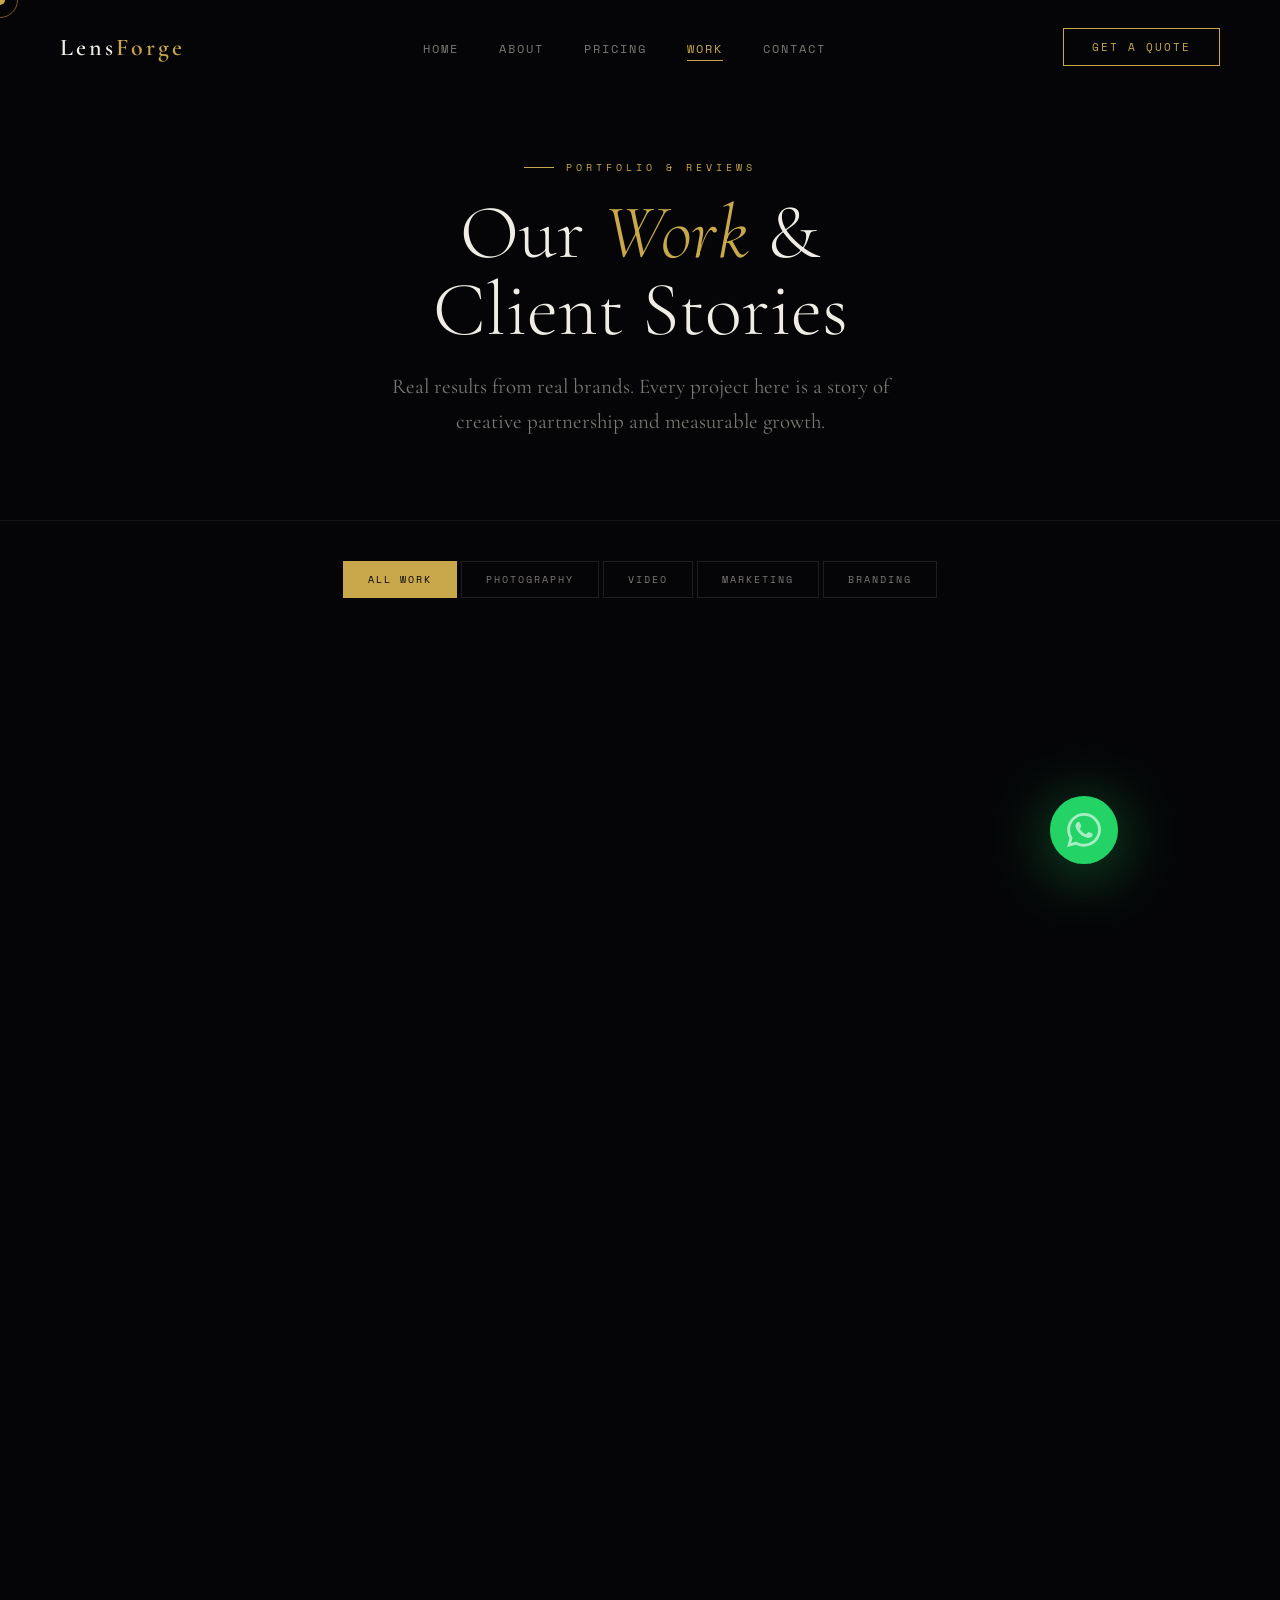
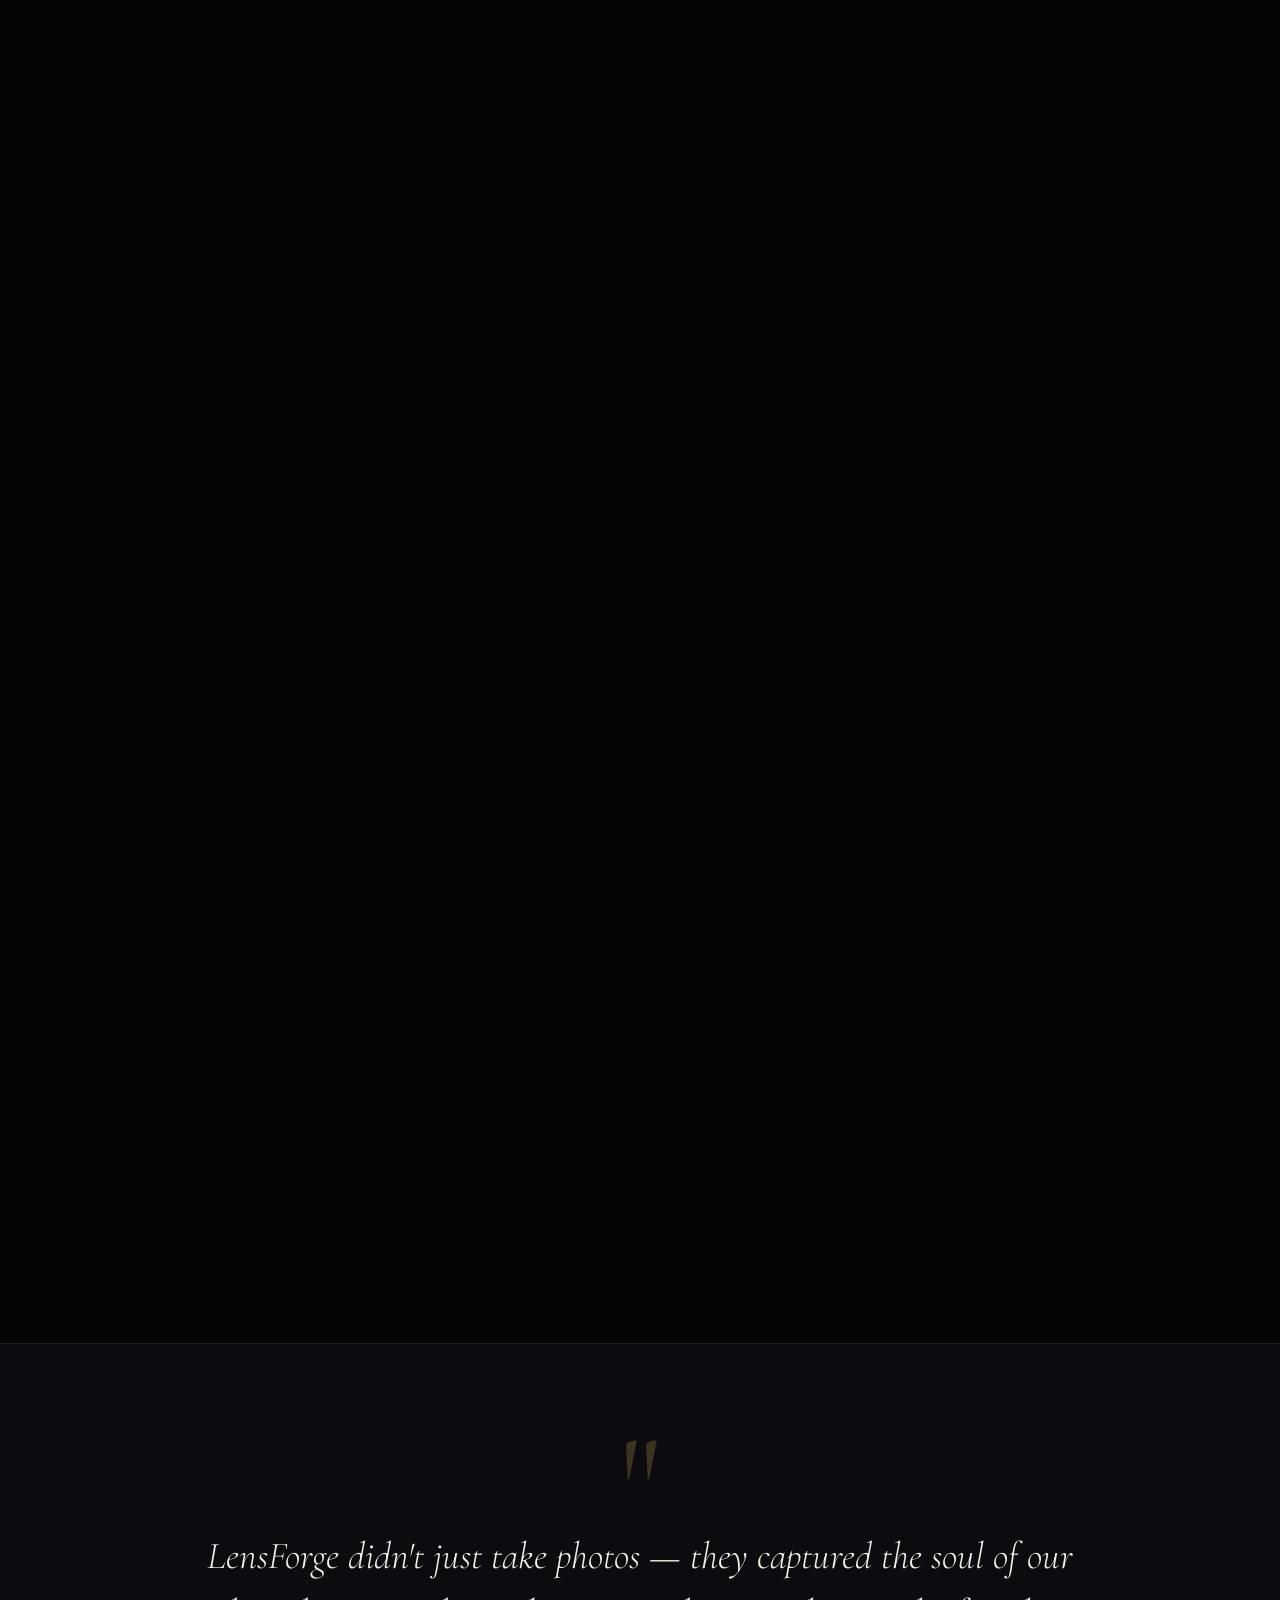
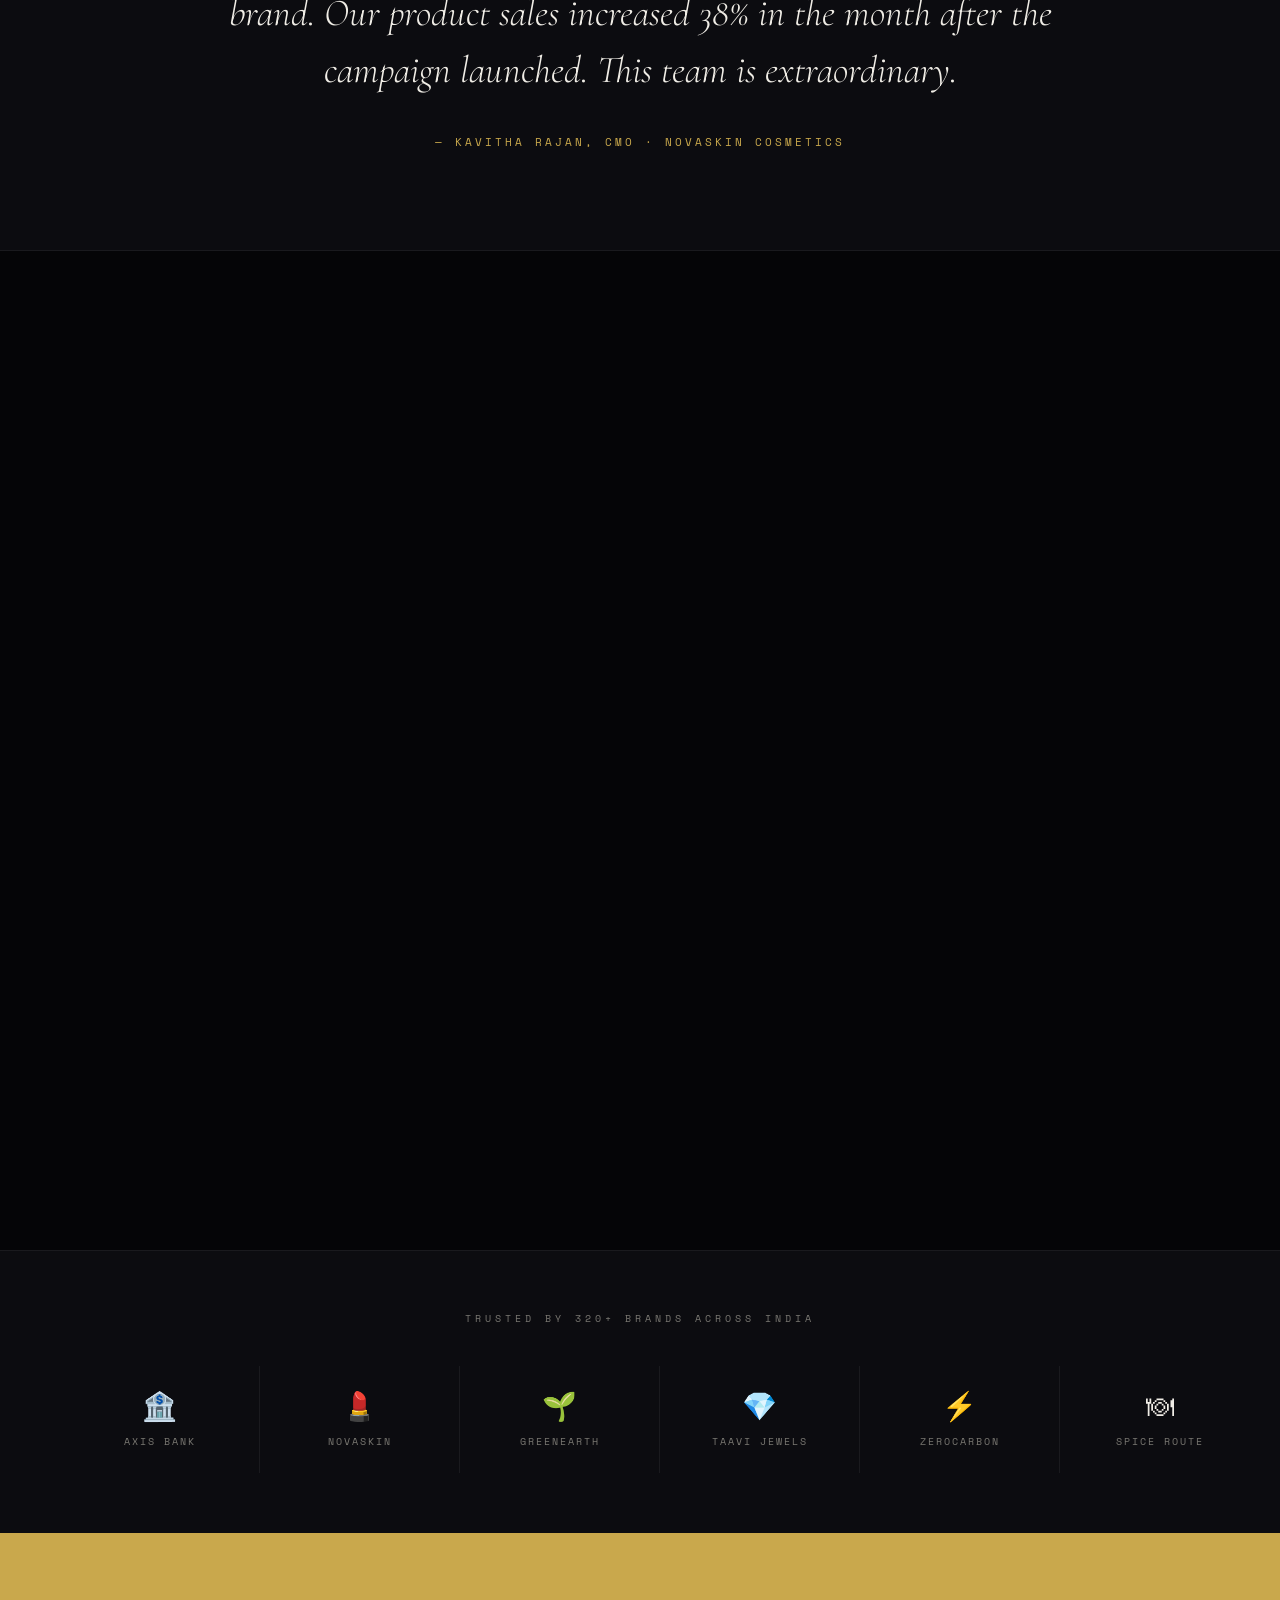
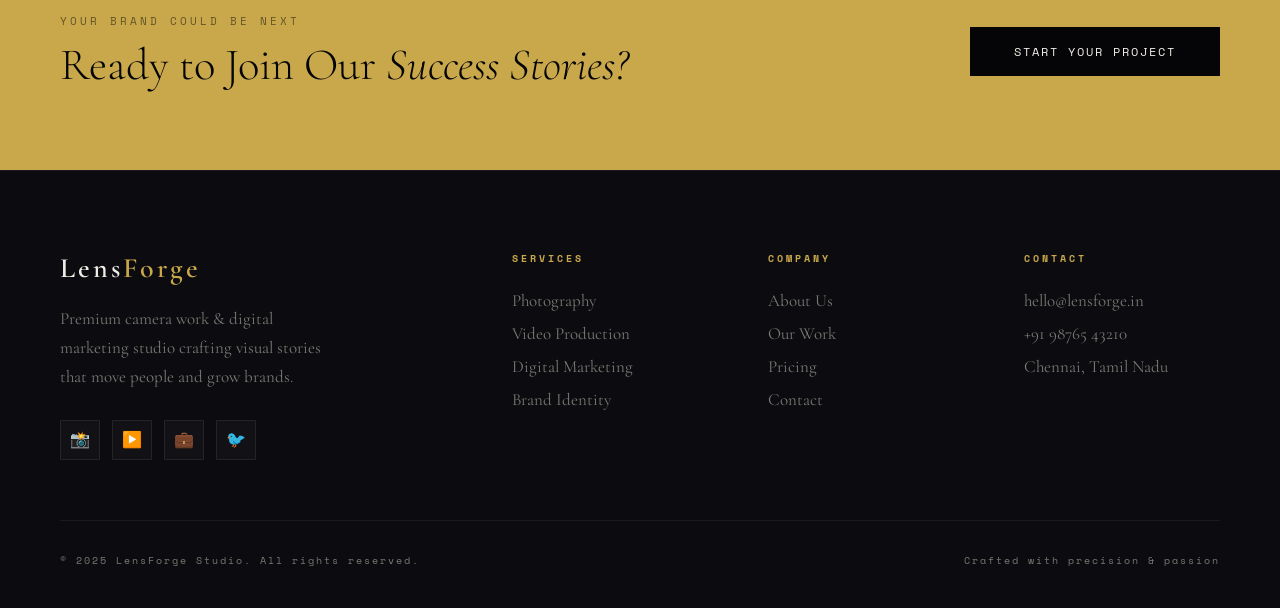
<file: work.html>
<!DOCTYPE html>
<html lang="en">
<head>
<meta charset="UTF-8">
<meta name="viewport" content="width=device-width, initial-scale=1.0">
<title>Our Work & Testimonials — LensForge Studio</title>
<link rel="preconnect" href="https://fonts.googleapis.com">
<link href="https://fonts.googleapis.com/css2?family=Cormorant+Garamond:ital,wght@0,300;0,400;0,600;1,300;1,400&family=Syne:wght@400;600;700;800&family=Space+Mono:wght@400;700&display=swap" rel="stylesheet">
<link rel="stylesheet" href="shared.css">
<style>
/* WORK PAGE */
.work-hero { padding: 160px 60px 80px; text-align: center; border-bottom: 1px solid rgba(255,255,255,.06); }
.work-hero h1 { font-family: 'Cormorant Garamond', serif; font-size: clamp(44px,6vw,90px); font-weight: 300; line-height: 1.0; }
.work-hero h1 em { font-style: italic; color: var(--gold); }
.work-hero p { font-family: 'Cormorant Garamond', serif; font-size: 21px; color: var(--muted); margin-top: 20px; max-width: 560px; margin-left: auto; margin-right: auto; line-height: 1.7; }

/* FILTER TABS */
.filter-tabs { display: flex; gap: 4px; justify-content: center; flex-wrap: wrap; padding: 40px 60px; }
.filter-tab { font-family: 'Space Mono', monospace; font-size: 10px; letter-spacing: 2px; text-transform: uppercase; padding: 10px 24px; background: transparent; border: 1px solid rgba(255,255,255,.1); color: var(--muted); cursor: none; transition: all .3s; }
.filter-tab:hover, .filter-tab.active { background: var(--gold); color: var(--black); border-color: var(--gold); }

/* PROJECTS MASONRY */
.projects-section { padding: 0 60px 100px; }
.proj-grid { display: grid; grid-template-columns: repeat(2,1fr); gap: 24px; margin-top: 20px; }
.proj-card { background: var(--card); border: 1px solid rgba(255,255,255,.06); overflow: hidden; cursor: none; transition: all .4s; position: relative; }
.proj-card:hover { transform: translateY(-6px); border-color: var(--gold-dim); box-shadow: 0 24px 60px rgba(0,0,0,.4); }
.proj-card.wide { grid-column: 1/-1; }
.proj-card-top { height: 220px; display: flex; align-items: center; justify-content: center; font-size: 64px; position: relative; overflow: hidden; }
.proj-card.wide .proj-card-top { height: 300px; }
.proj-card-top::after { content: ''; position: absolute; inset: 0; background: rgba(0,0,0,.25); }
.proj-card-body { padding: 32px 36px; }
.proj-tag { font-family: 'Space Mono', monospace; font-size: 10px; letter-spacing: 2px; color: var(--gold); text-transform: uppercase; margin-bottom: 12px; }
.proj-card-body h3 { font-family: 'Cormorant Garamond', serif; font-size: 26px; font-weight: 400; margin-bottom: 12px; }
.proj-card-body p { font-family: 'Cormorant Garamond', serif; font-size: 17px; color: var(--muted); line-height: 1.6; }
.proj-results { display: flex; gap: 24px; margin-top: 20px; flex-wrap: wrap; }
.proj-result-item h5 { font-family: 'Cormorant Garamond', serif; font-size: 28px; font-weight: 300; color: var(--gold); }
.proj-result-item span { font-family: 'Space Mono', monospace; font-size: 9px; letter-spacing: 2px; color: var(--muted); text-transform: uppercase; }
.proj-link { display: inline-flex; align-items: center; gap: 8px; font-family: 'Space Mono', monospace; font-size: 10px; letter-spacing: 2px; color: var(--gold); text-transform: uppercase; text-decoration: none; margin-top: 20px; cursor: none; transition: gap .3s; }
.proj-link:hover { gap: 14px; }
.p1 { background: linear-gradient(135deg,#1a0a2e,#3d1f5e); }
.p2 { background: linear-gradient(135deg,#0a1a0a,#1e3a1e); }
.p3 { background: linear-gradient(135deg,#1a0a0a,#3a1010); }
.p4 { background: linear-gradient(135deg,#0a0f1a,#1a2540); }
.p5 { background: linear-gradient(135deg,#1a1510,#3a2d1a); }
.p6 { background: linear-gradient(135deg,#0a1a18,#1a3a34); }

/* BIG QUOTE */
.big-quote-section { padding: 100px 60px; background: var(--dark); text-align: center; border-top: 1px solid rgba(255,255,255,.06); border-bottom: 1px solid rgba(255,255,255,.06); }
.quote-mark { font-family: 'Cormorant Garamond', serif; font-size: 140px; line-height: .6; color: var(--gold); opacity: .25; }
.big-quote-section blockquote { font-family: 'Cormorant Garamond', serif; font-size: clamp(22px,3vw,38px); font-weight: 300; line-height: 1.5; max-width: 900px; margin: 0 auto 32px; font-style: italic; }
.big-quote-section cite { font-family: 'Space Mono', monospace; font-size: 11px; letter-spacing: 3px; color: var(--gold); text-transform: uppercase; font-style: normal; }

/* TESTIMONIALS */
.test-section { padding: 100px 60px; }
.test-grid { display: grid; grid-template-columns: repeat(3,1fr); gap: 2px; margin-top: 48px; }
.test-card { background: var(--card); border: 1px solid rgba(255,255,255,.04); padding: 40px; transition: all .3s; }
.test-card:hover { background: #15151c; transform: translateY(-4px); }
.stars { color: var(--gold); font-size: 14px; letter-spacing: 4px; margin-bottom: 20px; }
.test-card blockquote { font-family: 'Cormorant Garamond', serif; font-size: 18px; line-height: 1.7; color: var(--muted); margin-bottom: 28px; font-style: italic; }
.test-author { display: flex; align-items: center; gap: 16px; }
.test-avatar { width: 52px; height: 52px; border-radius: 50%; background: var(--dark); border: 1px solid rgba(201,168,76,.2); display: flex; align-items: center; justify-content: center; font-size: 20px; flex-shrink: 0; }
.test-author-info h5 { font-family: 'Syne', sans-serif; font-size: 15px; font-weight: 600; margin-bottom: 3px; }
.test-author-info span { font-family: 'Space Mono', monospace; font-size: 10px; color: var(--gold); letter-spacing: 1px; }

/* BRANDS STRIP */
.brands-section { padding: 60px; background: var(--dark); border-top: 1px solid rgba(255,255,255,.06); text-align: center; }
.brands-title { font-family: 'Space Mono', monospace; font-size: 10px; letter-spacing: 4px; color: var(--muted); text-transform: uppercase; margin-bottom: 40px; }
.brands-strip { display: flex; gap: 0; overflow-x: auto; }
.brand-item { flex: 0 0 200px; padding: 24px; border-right: 1px solid rgba(255,255,255,.06); display: flex; flex-direction: column; align-items: center; gap: 10px; }
.brand-item:last-child { border: none; }
.brand-icon { font-size: 28px; }
.brand-item span { font-family: 'Space Mono', monospace; font-size: 10px; letter-spacing: 2px; color: var(--muted); text-transform: uppercase; }

@media(max-width:900px){
  .work-hero { padding: 140px 24px 60px; }
  .filter-tabs { padding: 30px 24px; }
  .projects-section { padding: 0 24px 60px; }
  .proj-grid { grid-template-columns: 1fr; }
  .proj-card.wide { grid-column: auto; }
  .big-quote-section { padding: 60px 24px; }
  .test-section { padding: 60px 24px; }
  .test-grid { grid-template-columns: 1fr; gap: 2px; }
  .brands-section { padding: 40px 24px; }
}
</style>
</head>
<body>

<!-- LOADER -->
<div class="loader" id="loader">
  <div class="loader-logo">Lens<span>Forge</span></div>
  <div class="loader-bar-wrap"><div class="loader-bar"></div></div>
</div>

<!-- CURSOR -->
<div class="cursor" id="cursor"></div>
<div class="cursor-follower" id="cursorFollower"></div>

<!-- WHATSAPP FLOAT -->
<a class="wa-float" href="https://wa.me/919876543210?text=Hi%20LensForge!%20I%20want%20to%20discuss%20a%20project." target="_blank" aria-label="Chat on WhatsApp">
  <div class="wa-circle">
    <div class="wa-pulse"></div>
    <svg viewBox="0 0 24 24" xmlns="http://www.w3.org/2000/svg"><path d="M17.472 14.382c-.297-.149-1.758-.867-2.03-.967-.273-.099-.471-.148-.67.15-.197.297-.767.966-.94 1.164-.173.199-.347.223-.644.075-.297-.15-1.255-.463-2.39-1.475-.883-.788-1.48-1.761-1.653-2.059-.173-.297-.018-.458.13-.606.134-.133.298-.347.446-.52.149-.174.198-.298.298-.497.099-.198.05-.371-.025-.52-.075-.149-.669-1.612-.916-2.207-.242-.579-.487-.5-.669-.51-.173-.008-.371-.01-.57-.01-.198 0-.52.074-.792.372-.272.297-1.04 1.016-1.04 2.479 0 1.462 1.065 2.875 1.213 3.074.149.198 2.096 3.2 5.077 4.487.709.306 1.262.489 1.694.625.712.227 1.36.195 1.871.118.571-.085 1.758-.719 2.006-1.413.248-.694.248-1.289.173-1.413-.074-.124-.272-.198-.57-.347m-5.421 7.403h-.004a9.87 9.87 0 01-5.031-1.378l-.361-.214-3.741.982.998-3.648-.235-.374a9.86 9.86 0 01-1.51-5.26c.001-5.45 4.436-9.884 9.888-9.884 2.64 0 5.122 1.03 6.988 2.898a9.825 9.825 0 012.893 6.994c-.003 5.45-4.437 9.884-9.885 9.884m8.413-18.297A11.815 11.815 0 0012.05 0C5.495 0 .16 5.335.157 11.892c0 2.096.547 4.142 1.588 5.945L.057 24l6.305-1.654a11.882 11.882 0 005.683 1.448h.005c6.554 0 11.89-5.335 11.893-11.893a11.821 11.821 0 00-3.48-8.413z"/></svg>
  </div>
  <div class="wa-label">Chat with us!</div>
</a>

<!-- NAV -->
<nav id="navbar">
  <a href="index.html" class="logo">Lens<span>Forge</span></a>
  <ul class="nav-links" id="navLinks">
    <li><a href="index.html">Home</a></li>
    <li><a href="about.html">About</a></li>
    <li><a href="pricing.html">Pricing</a></li>
    <li><a href="work.html" class="active">Work</a></li>
    <li><a href="contact.html">Contact</a></li>
  </ul>
  <a href="contact.html" class="nav-cta">Get a Quote</a>
  <button class="hamburger" id="hamburger" onclick="toggleMenu()" aria-label="Menu">
    <span></span><span></span><span></span>
  </button>
</nav>

<!-- HERO -->
<section class="work-hero">
  <div class="section-tag" style="justify-content:center;">Portfolio & Reviews</div>
  <h1>Our <em>Work</em> &<br>Client Stories</h1>
  <p>Real results from real brands. Every project here is a story of creative partnership and measurable growth.</p>
</section>

<!-- FILTER TABS -->
<div class="filter-tabs">
  <button class="filter-tab active" onclick="filterWork(this,'all')">All Work</button>
  <button class="filter-tab" onclick="filterWork(this,'photo')">Photography</button>
  <button class="filter-tab" onclick="filterWork(this,'video')">Video</button>
  <button class="filter-tab" onclick="filterWork(this,'marketing')">Marketing</button>
  <button class="filter-tab" onclick="filterWork(this,'brand')">Branding</button>
</div>

<!-- PROJECTS -->
<section class="projects-section">
  <div class="proj-grid" id="projGrid">

    <div class="proj-card reveal reveal-delay-1" data-cat="photo">
      <div class="proj-card-top p1"><span style="position:relative;z-index:1">📷</span></div>
      <div class="proj-card-body">
        <div class="proj-tag">Commercial Photography</div>
        <h3>NovaSkin Product Campaign</h3>
        <p>Full product photography suite and social campaign for a D2C skincare brand. Complete visual overhaul from packaging to lifestyle.</p>
        <div class="proj-results">
          <div class="proj-result-item"><h5>38%</h5><span>Sales Lift</span></div>
          <div class="proj-result-item"><h5>2.1M</h5><span>Impressions</span></div>
        </div>
        <a class="proj-link" href="contact.html">View Project →</a>
      </div>
    </div>

    <div class="proj-card reveal reveal-delay-2" data-cat="video">
      <div class="proj-card-top p2"><span style="position:relative;z-index:1">🎬</span></div>
      <div class="proj-card-body">
        <div class="proj-tag">Brand Film</div>
        <h3>GreenEarth Brand Story</h3>
        <p>Cinematic 3-minute brand story for a clean-energy startup. Shot across 5 locations in Tamil Nadu over 3 days.</p>
        <div class="proj-results">
          <div class="proj-result-item"><h5>2L+</h5><span>Organic Views</span></div>
          <div class="proj-result-item"><h5>3x</h5><span>Brand Recall</span></div>
        </div>
        <a class="proj-link" href="contact.html">View Project →</a>
      </div>
    </div>

    <div class="proj-card wide reveal" data-cat="marketing">
      <div class="proj-card-top p3" style="height:260px;"><span style="position:relative;z-index:1">📣</span></div>
      <div class="proj-card-body">
        <div class="proj-tag">Digital Marketing Campaign</div>
        <h3>Axis Bank — Digital Drive 2024</h3>
        <p>End-to-end digital content strategy and execution across Instagram, YouTube and LinkedIn. Quarterly brand awareness campaign with custom animated content, reels, and paid media management for one of India's largest private banks.</p>
        <div class="proj-results">
          <div class="proj-result-item"><h5>5M+</h5><span>Impressions</span></div>
          <div class="proj-result-item"><h5>6 Wks</h5><span>Campaign Duration</span></div>
          <div class="proj-result-item"><h5>240%</h5><span>Engagement Growth</span></div>
        </div>
        <a class="proj-link" href="contact.html">View Full Case Study →</a>
      </div>
    </div>

    <div class="proj-card reveal reveal-delay-1" data-cat="brand">
      <div class="proj-card-top p4"><span style="position:relative;z-index:1">✨</span></div>
      <div class="proj-card-body">
        <div class="proj-tag">Brand Identity + Social</div>
        <h3>Taavi Jewels Rebrand</h3>
        <p>Complete visual identity overhaul for a heritage jewellery brand going D2C. Logo, packaging, social templates, and photography system.</p>
        <div class="proj-results">
          <div class="proj-result-item"><h5>480%</h5><span>Follower Growth</span></div>
          <div class="proj-result-item"><h5>1 Qtr</h5><span>Timeline</span></div>
        </div>
        <a class="proj-link" href="contact.html">View Project →</a>
      </div>
    </div>

    <div class="proj-card reveal reveal-delay-2" data-cat="video">
      <div class="proj-card-top p5"><span style="position:relative;z-index:1">🎯</span></div>
      <div class="proj-card-body">
        <div class="proj-tag">Product Launch Film</div>
        <h3>ZeroCarbon Bikes Launch</h3>
        <p>High-octane product launch video and social content series for an EV startup's first bike. Directed, shot, and edited in-house.</p>
        <div class="proj-results">
          <div class="proj-result-item"><h5>500K</h5><span>Views in 7 Days</span></div>
          <div class="proj-result-item"><h5>#1</h5><span>Trending on LinkedIn</span></div>
        </div>
        <a class="proj-link" href="contact.html">View Project →</a>
      </div>
    </div>

    <div class="proj-card reveal reveal-delay-1" data-cat="photo">
      <div class="proj-card-top p6"><span style="position:relative;z-index:1">🌿</span></div>
      <div class="proj-card-body">
        <div class="proj-tag">Food & Lifestyle Photography</div>
        <h3>Spice Route Restaurant Chain</h3>
        <p>Full menu photography and ambience shoots for 6 restaurant locations. Created a cohesive visual identity across all outlets.</p>
        <div class="proj-results">
          <div class="proj-result-item"><h5>60%</h5><span>More Online Orders</span></div>
          <div class="proj-result-item"><h5>6</h5><span>Locations Covered</span></div>
        </div>
        <a class="proj-link" href="contact.html">View Project →</a>
      </div>
    </div>

  </div>
</section>

<!-- BIG QUOTE -->
<section class="big-quote-section">
  <div class="quote-mark">"</div>
  <blockquote>LensForge didn't just take photos — they captured the soul of our brand. Our product sales increased 38% in the month after the campaign launched. This team is extraordinary.</blockquote>
  <cite>— Kavitha Rajan, CMO · NovaSkin Cosmetics</cite>
</section>

<!-- TESTIMONIALS -->
<section class="test-section">
  <div class="section-tag reveal">Client Reviews</div>
  <h2 class="section-title reveal reveal-delay-1">What Our <em>Clients</em> Say</h2>
  <div class="test-grid">
    <div class="test-card reveal reveal-delay-1">
      <div class="stars">★★★★★</div>
      <blockquote>"The brand film they made for our restaurant chain was beyond what we imagined. Within a week it got 2 lakh views organically. Absolutely incredible team."</blockquote>
      <div class="test-author">
        <div class="test-avatar">👨</div>
        <div class="test-author-info"><h5>Rajesh Menon</h5><span>Founder · Spice Route Restaurants</span></div>
      </div>
    </div>
    <div class="test-card reveal reveal-delay-2">
      <div class="stars">★★★★★</div>
      <blockquote>"We hired them for a product launch campaign. The social content performed 3x better than our previous agency. Their strategy is sharp and their visuals are stunning."</blockquote>
      <div class="test-author">
        <div class="test-avatar">👩</div>
        <div class="test-author-info"><h5>Ananya Nair</h5><span>Marketing Head · StyleX Fashion</span></div>
      </div>
    </div>
    <div class="test-card reveal reveal-delay-3">
      <div class="stars">★★★★★</div>
      <blockquote>"Extremely professional from the first brief to final delivery. Communication was seamless and the work exceeded our expectations every single time. Highly recommend!"</blockquote>
      <div class="test-author">
        <div class="test-avatar">👨‍💼</div>
        <div class="test-author-info"><h5>Vikram Sundaram</h5><span>CEO · BuildSmart PropTech</span></div>
      </div>
    </div>
    <div class="test-card reveal reveal-delay-1">
      <div class="stars">★★★★★</div>
      <blockquote>"We've been working with LensForge for two years now and they consistently raise the bar. True creative partners who genuinely care about our growth."</blockquote>
      <div class="test-author">
        <div class="test-avatar">👩‍💼</div>
        <div class="test-author-info"><h5>Deepa Krishnan</h5><span>Brand Manager · HerbalPlus</span></div>
      </div>
    </div>
    <div class="test-card reveal reveal-delay-2">
      <div class="stars">★★★★★</div>
      <blockquote>"They handle our entire Instagram presence. Engagement is up 240% year on year. Worth every rupee and more. If you're serious about your brand, hire LensForge."</blockquote>
      <div class="test-author">
        <div class="test-avatar">🧑</div>
        <div class="test-author-info"><h5>Siddharth Rao</h5><span>Founder · ZeroCarbon Bikes</span></div>
      </div>
    </div>
    <div class="test-card reveal reveal-delay-3">
      <div class="stars">★★★★★</div>
      <blockquote>"Our wedding film was pure magic. The team was invisible during the day yet captured every beautiful moment. We've watched it over 100 times. An absolute treasure."</blockquote>
      <div class="test-author">
        <div class="test-avatar">👰</div>
        <div class="test-author-info"><h5>Preethi & Karthik</h5><span>Client · Wedding Film</span></div>
      </div>
    </div>
  </div>
</section>

<!-- BRANDS -->
<section class="brands-section">
  <div class="brands-title">Trusted by 320+ brands across India</div>
  <div class="brands-strip">
    <div class="brand-item"><div class="brand-icon">🏦</div><span>Axis Bank</span></div>
    <div class="brand-item"><div class="brand-icon">💄</div><span>NovaSkin</span></div>
    <div class="brand-item"><div class="brand-icon">🌱</div><span>GreenEarth</span></div>
    <div class="brand-item"><div class="brand-icon">💎</div><span>Taavi Jewels</span></div>
    <div class="brand-item"><div class="brand-icon">⚡</div><span>ZeroCarbon</span></div>
    <div class="brand-item"><div class="brand-icon">🍽</div><span>Spice Route</span></div>
    <div class="brand-item"><div class="brand-icon">👗</div><span>StyleX</span></div>
  </div>
</section>

<!-- CTA -->
<div class="cta-strip">
  <div>
    <p class="cta-strip-sub">Your brand could be next</p>
    <h2>Ready to Join Our <em>Success Stories?</em></h2>
  </div>
  <a href="contact.html" class="btn-primary" style="background:var(--black);color:var(--white);flex-shrink:0;">Start Your Project</a>
</div>

<!-- FOOTER -->
<footer>
  <div class="footer-grid">
    <div class="footer-brand">
      <a href="index.html" class="logo">Lens<span>Forge</span></a>
      <p>Premium camera work & digital marketing studio crafting visual stories that move people and grow brands.</p>
      <div class="social-links"><a class="social-link">📸</a><a class="social-link">▶️</a><a class="social-link">💼</a><a class="social-link">🐦</a></div>
    </div>
    <div class="footer-col"><h4>Services</h4><ul><li><a href="#">Photography</a></li><li><a href="#">Video Production</a></li><li><a href="#">Digital Marketing</a></li><li><a href="#">Brand Identity</a></li></ul></div>
    <div class="footer-col"><h4>Company</h4><ul><li><a href="about.html">About Us</a></li><li><a href="work.html">Our Work</a></li><li><a href="pricing.html">Pricing</a></li><li><a href="contact.html">Contact</a></li></ul></div>
    <div class="footer-col"><h4>Contact</h4><ul><li><a href="mailto:hello@lensforge.in">hello@lensforge.in</a></li><li><a href="tel:+919876543210">+91 98765 43210</a></li><li><a href="#">Chennai, Tamil Nadu</a></li></ul></div>
  </div>
  <div class="footer-bottom"><p>© 2025 LensForge Studio. All rights reserved.</p><p>Crafted with precision & passion</p></div>
</footer>

<script>
window.addEventListener('load',()=>{setTimeout(()=>{document.getElementById('loader').classList.add('gone');initReveal();},1800);});
window.addEventListener('scroll',()=>{document.getElementById('navbar').classList.toggle('scrolled',window.scrollY>60);});
function toggleMenu(){document.getElementById('navbar').classList.toggle('menu-open');document.getElementById('hamburger').classList.toggle('open');}
const cursor=document.getElementById('cursor'),follower=document.getElementById('cursorFollower');
let mx=0,my=0,fx=0,fy=0;
document.addEventListener('mousemove',e=>{mx=e.clientX;my=e.clientY;});
(function a(){cursor.style.left=mx+'px';cursor.style.top=my+'px';fx+=(mx-fx)*.12;fy+=(my-fy)*.12;follower.style.left=fx+'px';follower.style.top=fy+'px';requestAnimationFrame(a);})();
document.querySelectorAll('a,button,.proj-card,.test-card,.filter-tab').forEach(el=>{el.addEventListener('mouseenter',()=>{cursor.classList.add('hover');follower.classList.add('hover');});el.addEventListener('mouseleave',()=>{cursor.classList.remove('hover');follower.classList.remove('hover');});});

function filterWork(btn, cat) {
  document.querySelectorAll('.filter-tab').forEach(t=>t.classList.remove('active'));
  btn.classList.add('active');
  document.querySelectorAll('.proj-card').forEach(card => {
    if (cat === 'all' || card.dataset.cat === cat) {
      card.style.display = '';
      setTimeout(()=>{card.style.opacity='1';card.style.transform='';},10);
    } else {
      card.style.opacity='0';
      card.style.transform='translateY(20px)';
      setTimeout(()=>{card.style.display='none';},300);
    }
  });
}

function initReveal(){const obs=new IntersectionObserver(e=>{e.forEach(e=>{if(e.isIntersecting)e.target.classList.add('visible');});},{threshold:.1});document.querySelectorAll('.reveal').forEach(el=>{el.classList.remove('visible');obs.observe(el);});}
initReveal();
</script>
</body>
</html>
</file>
<file: shared.css>
:root {
  --black: #050507; --dark: #0c0c10; --card: #111116;
  --gold: #c9a84c; --gold-light: #e8c87a; --gold-dim: #7a6028;
  --white: #f0ede6; --muted: #7a7872; --wa: #25D366;
}
*, *::before, *::after { margin: 0; padding: 0; box-sizing: border-box; }
html { scroll-behavior: smooth; }
body { background: var(--black); color: var(--white); font-family: 'Syne', sans-serif; overflow-x: hidden; cursor: none; }

/* CURSOR */
.cursor { position: fixed; width: 10px; height: 10px; background: var(--gold); border-radius: 50%; pointer-events: none; z-index: 9999; transform: translate(-50%,-50%); transition: width .3s, height .3s; }
.cursor-follower { position: fixed; width: 36px; height: 36px; border: 1px solid var(--gold-dim); border-radius: 50%; pointer-events: none; z-index: 9998; transform: translate(-50%,-50%); transition: all .15s ease; }
.cursor.hover { width: 20px; height: 20px; background: var(--gold-light); }
.cursor-follower.hover { width: 60px; height: 60px; border-color: var(--gold); }

/* WHATSAPP FLOATING BTN */
.wa-float {
  position: fixed; bottom: 36px; right: 36px; z-index: 8000;
  display: flex; align-items: center; gap: 0;
  cursor: none; text-decoration: none;
  filter: drop-shadow(0 8px 32px rgba(37,211,102,0.45));
  transition: transform .3s, filter .3s;
}
.wa-float:hover { transform: translateY(-5px) scale(1.06); filter: drop-shadow(0 16px 40px rgba(37,211,102,0.65)); }
.wa-circle {
  width: 68px; height: 68px; background: var(--wa);
  border-radius: 50%; display: flex; align-items: center; justify-content: center;
  position: relative;
}
.wa-circle svg { width: 34px; height: 34px; fill: #fff; }
.wa-pulse {
  position: absolute; inset: 0; border-radius: 50%;
  background: rgba(37,211,102,0.4);
  animation: waPulse 2s ease infinite;
}
@keyframes waPulse { 0%,100%{transform:scale(1);opacity:.6} 50%{transform:scale(1.35);opacity:0} }
.wa-label {
  background: var(--wa); color: #fff;
  font-family: 'Space Mono', monospace;
  font-size: 11px; letter-spacing: 1px;
  padding: 0 20px 0 14px; height: 44px;
  display: flex; align-items: center;
  border-radius: 0 24px 24px 0;
  margin-left: -12px; white-space: nowrap;
  opacity: 0; transform: translateX(-10px);
  transition: opacity .3s, transform .3s;
  pointer-events: none;
}
.wa-float:hover .wa-label { opacity: 1; transform: translateX(0); }

/* NAV */
nav { position: fixed; top: 0; left: 0; right: 0; z-index: 1000; display: flex; align-items: center; justify-content: space-between; padding: 28px 60px; transition: all .4s; }
nav.scrolled { background: rgba(5,5,7,.93); backdrop-filter: blur(20px); padding: 18px 60px; border-bottom: 1px solid rgba(201,168,76,.12); }
.logo { font-family: 'Cormorant Garamond', serif; font-size: 24px; font-weight: 600; letter-spacing: 3px; color: var(--white); text-decoration: none; cursor: none; }
.logo span { color: var(--gold); }
.nav-links { display: flex; gap: 40px; list-style: none; }
.nav-links a { color: var(--muted); text-decoration: none; font-size: 12px; letter-spacing: 2px; text-transform: uppercase; font-family: 'Space Mono', monospace; transition: color .3s; cursor: none; position: relative; }
.nav-links a::after { content: ''; position: absolute; bottom: -4px; left: 0; width: 0; height: 1px; background: var(--gold); transition: width .3s; }
.nav-links a:hover, .nav-links a.active { color: var(--gold); }
.nav-links a:hover::after, .nav-links a.active::after { width: 100%; }
.nav-cta { background: transparent; border: 1px solid var(--gold); color: var(--gold); padding: 10px 28px; font-family: 'Space Mono', monospace; font-size: 11px; letter-spacing: 2px; text-transform: uppercase; cursor: none; transition: all .3s; text-decoration: none; }
.nav-cta:hover { background: var(--gold); color: var(--black); }
.hamburger { display: none; flex-direction: column; gap: 6px; cursor: none; background: none; border: none; padding: 4px; }
.hamburger span { width: 28px; height: 1.5px; background: var(--white); transition: all .3s; display: block; }
nav.menu-open .hamburger span:nth-child(1) { transform: rotate(45deg) translate(5px,5px); }
nav.menu-open .hamburger span:nth-child(2) { opacity: 0; }
nav.menu-open .hamburger span:nth-child(3) { transform: rotate(-45deg) translate(5px,-5px); }

/* LOADER */
.loader { position: fixed; inset: 0; background: var(--black); z-index: 9500; display: flex; align-items: center; justify-content: center; flex-direction: column; gap: 20px; transition: opacity .6s, visibility .6s; }
.loader.gone { opacity: 0; visibility: hidden; pointer-events: none; }
.loader-logo { font-family: 'Cormorant Garamond', serif; font-size: 36px; letter-spacing: 8px; color: var(--white); }
.loader-logo span { color: var(--gold); }
.loader-bar-wrap { width: 200px; height: 1px; background: rgba(255,255,255,.1); }
.loader-bar { height: 100%; background: var(--gold); width: 0; animation: loadBar 1.8s ease forwards; }
@keyframes loadBar { 0%{width:0} 80%{width:90%} 100%{width:100%} }

/* SECTION BASICS */
.section { padding: 120px 60px; }
.section-tag { font-family: 'Space Mono', monospace; font-size: 10px; letter-spacing: 4px; color: var(--gold); text-transform: uppercase; margin-bottom: 20px; display: flex; align-items: center; gap: 12px; }
.section-tag::before { content: ''; width: 30px; height: 1px; background: var(--gold); }
.section-title { font-family: 'Cormorant Garamond', serif; font-size: clamp(38px,5vw,64px); font-weight: 300; line-height: 1.1; }
.section-title em { font-style: italic; color: var(--gold); }

/* BUTTONS */
.btn-primary { background: var(--gold); color: var(--black); padding: 16px 44px; font-family: 'Space Mono', monospace; font-size: 12px; letter-spacing: 2px; text-transform: uppercase; border: none; cursor: none; transition: all .3s; position: relative; overflow: hidden; text-decoration: none; display: inline-block; }
.btn-primary::before { content: ''; position: absolute; top: 0; left: -100%; width: 100%; height: 100%; background: rgba(255,255,255,.15); transition: left .4s; }
.btn-primary:hover::before { left: 100%; }
.btn-primary:hover { transform: translateY(-2px); box-shadow: 0 20px 40px rgba(201,168,76,.3); }
.btn-outline { background: transparent; color: var(--white); padding: 16px 44px; border: 1px solid rgba(255,255,255,.2); font-family: 'Space Mono', monospace; font-size: 12px; letter-spacing: 2px; text-transform: uppercase; cursor: none; transition: all .3s; text-decoration: none; display: inline-block; }
.btn-outline:hover { border-color: var(--gold); color: var(--gold); }

/* SERVICE CARDS */
.services-grid { display: grid; grid-template-columns: repeat(3,1fr); gap: 2px; margin-top: 60px; }
.service-card { background: var(--card); padding: 48px 40px; border: 1px solid rgba(255,255,255,.04); transition: all .4s; position: relative; overflow: hidden; }
.service-card::before { content: ''; position: absolute; top: 0; left: 0; right: 0; height: 2px; background: linear-gradient(90deg,var(--gold),transparent); transform: scaleX(0); transform-origin: left; transition: transform .4s; }
.service-card:hover { background: #15151c; transform: translateY(-4px); }
.service-card:hover::before { transform: scaleX(1); }
.service-num { font-family: 'Space Mono', monospace; font-size: 11px; color: var(--gold-dim); letter-spacing: 3px; margin-bottom: 28px; }
.service-icon { font-size: 36px; margin-bottom: 24px; }
.service-card h3 { font-family: 'Cormorant Garamond', serif; font-size: 26px; font-weight: 400; margin-bottom: 16px; }
.service-card p { font-family: 'Cormorant Garamond', serif; font-size: 17px; line-height: 1.7; color: var(--muted); }

/* FOOTER */
footer { background: var(--dark); border-top: 1px solid rgba(255,255,255,.06); padding: 80px 60px 40px; }
.footer-grid { display: grid; grid-template-columns: 2fr 1fr 1fr 1fr; gap: 60px; margin-bottom: 60px; }
.footer-brand .logo { font-size: 28px; display: block; margin-bottom: 20px; }
.footer-brand p { font-family: 'Cormorant Garamond', serif; font-size: 17px; color: var(--muted); line-height: 1.7; max-width: 280px; }
.social-links { display: flex; gap: 12px; margin-top: 28px; }
.social-link { width: 40px; height: 40px; background: var(--card); border: 1px solid rgba(255,255,255,.08); display: flex; align-items: center; justify-content: center; font-size: 16px; cursor: none; transition: all .3s; text-decoration: none; }
.social-link:hover { border-color: var(--gold); transform: translateY(-3px); }
.footer-col h4 { font-family: 'Space Mono', monospace; font-size: 10px; letter-spacing: 3px; color: var(--gold); text-transform: uppercase; margin-bottom: 24px; }
.footer-col ul { list-style: none; }
.footer-col ul li { margin-bottom: 12px; }
.footer-col ul li a { font-family: 'Cormorant Garamond', serif; font-size: 17px; color: var(--muted); text-decoration: none; cursor: none; transition: color .3s; }
.footer-col ul li a:hover { color: var(--gold); }
.footer-bottom { border-top: 1px solid rgba(255,255,255,.06); padding-top: 32px; display: flex; align-items: center; justify-content: space-between; }
.footer-bottom p { font-family: 'Space Mono', monospace; font-size: 10px; color: var(--muted); letter-spacing: 2px; }

/* REVEAL */
.reveal { opacity: 0; transform: translateY(50px); transition: opacity .8s ease, transform .8s ease; }
.reveal.visible { opacity: 1; transform: none; }
.reveal-delay-1 { transition-delay: .1s; }
.reveal-delay-2 { transition-delay: .2s; }
.reveal-delay-3 { transition-delay: .3s; }

/* CTA STRIP */
.cta-strip { background: var(--gold); padding: 80px 60px; display: flex; align-items: center; justify-content: space-between; flex-wrap: wrap; gap: 32px; }
.cta-strip-sub { font-family: 'Space Mono', monospace; font-size: 11px; letter-spacing: 3px; color: rgba(0,0,0,.5); text-transform: uppercase; margin-bottom: 12px; }
.cta-strip h2 { font-family: 'Cormorant Garamond', serif; font-size: clamp(28px,3.5vw,52px); font-weight: 300; color: var(--black); line-height: 1.1; }
.cta-strip h2 em { font-style: italic; }

/* MOBILE */
@media (max-width: 900px) {
  nav { padding: 24px; }
  nav.scrolled { padding: 16px 24px; }
  .nav-links { display: none; }
  .nav-cta { display: none; }
  .hamburger { display: flex; }
  nav.menu-open .nav-links {
    display: flex; flex-direction: column; position: fixed;
    inset: 0; top: 68px; background: rgba(5,5,7,.97);
    backdrop-filter: blur(20px); padding: 60px 40px;
    gap: 32px; z-index: 999; align-items: flex-start;
  }
  nav.menu-open .nav-links a { font-size: 22px; }
  nav.menu-open .nav-cta { display: block; position: fixed; bottom: 100px; left: 40px; right: 40px; z-index: 999; text-align: center; font-size: 13px; padding: 16px; }
  .section { padding: 80px 24px; }
  .services-grid { grid-template-columns: 1fr; }
  .footer-grid { grid-template-columns: 1fr 1fr; gap: 40px; }
  .footer-brand { grid-column: 1/-1; }
  .footer-bottom { flex-direction: column; gap: 16px; text-align: center; }
  .wa-float { bottom: 24px; right: 20px; }
  .wa-circle { width: 60px; height: 60px; }
  .wa-circle svg { width: 30px; height: 30px; }
  .cta-strip { padding: 60px 24px; }
}
@media (max-width: 480px) {
  .footer-grid { grid-template-columns: 1fr; }
  .hero-btns { flex-direction: column; align-items: flex-start; }
}
</file>
